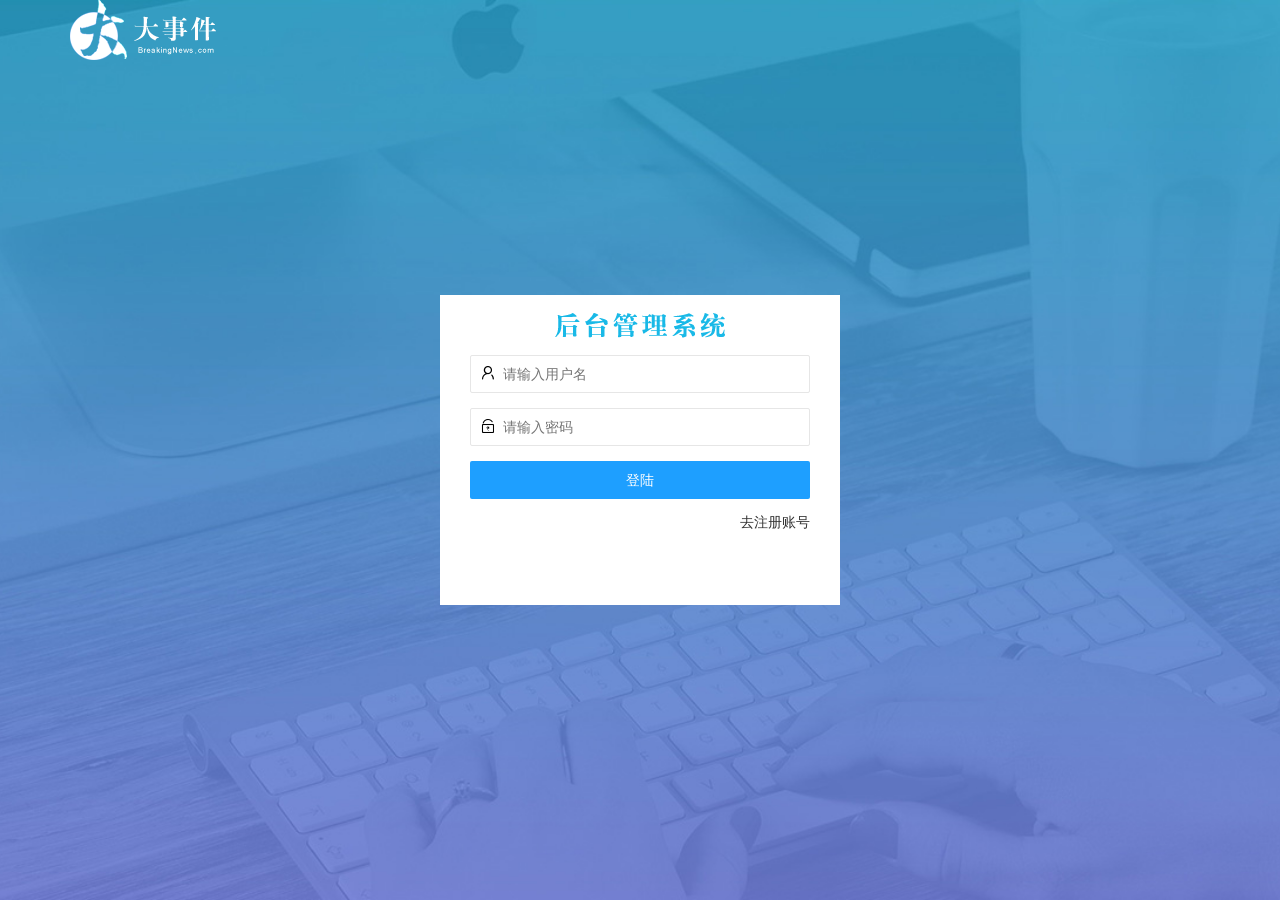
<file: login.html>
<!DOCTYPE html>
<html lang="en">

<head>
    <meta charset="UTF-8">
    <meta http-equiv="X-UA-Compatible" content="IE=edge">
    <meta name="viewport" content="width=device-width, initial-scale=1.0">
    <title>大事件-登陆/注册</title>
    <!-- 2. 导入layui样式 -->
    <link rel="stylesheet" href="assets/lib/layui/css/layui.css">
    <link rel="stylesheet" href="assets/css/login.css">
</head>

<body>
    <!-- 1. logo -->
    <!-- 3. 给包裹logo的div盒子添加layui-main类，是其作为版心 -->
    <div class="layui-main">
        <img src="assets/images/logo.png" alt="">
    </div>
    <!-- 4. 登陆注册 -->
    <div class="loginAndRegBox">
        <!-- 5. 登陆注册区域的标题 -->
        <div class="title-box"></div>
        <!-- 6. 登陆的div -->
        <div class="login-box">
            <!-- 18. 登陆的表单 -->
            <!-- 23. 在css中美化表单 -->
            <form class="layui-form" id="form_login">
                <!-- 用户名 -->
                <div class="layui-form-item">
                    <!-- 19. 删除输入框 -->
                    <!-- <label class="layui-form-label">输入框</label> -->
                    <!-- 20. 把input表单外围的div删除 -->
                    <!-- <div class="layui-input-block"> -->
                    <!-- 25. 更改name属性名和placeholder -->
                    <!-- 30. 添加表单左侧的小图标 -->
                    <!-- 31. 更改小图标类名，把layui-icon-face-smile更改为layui-icon-username -->
                    <!-- 32. 定位,让小图标处于input的正确位置(子绝父相) -->
                    <i class="layui-icon layui-icon-username"></i>
                    <input type="text" name="username" required lay-verify="required" placeholder="请输入用户名" autocomplete="off" class="layui-input">
                    <!-- </div> -->
                </div>

                <!-- 密码（复制用户名的代码） -->
                <div class="layui-form-item">
                    <!-- 19. 删除输入框 -->
                    <!-- <label class="layui-form-label">输入框</label> -->
                    <!-- 20. 把input表单外围的div删除 -->
                    <!-- <div class="layui-input-block"> -->
                    <!-- 26. 更改type属性，name属性名和placeholder -->
                    <!-- 30. 添加表单左侧的小图标 -->
                    <!-- 31. 更改小图标类名，把layui-icon-face-smile更改为layui-icon-password -->
                    <!-- 32. 定位,让小图标处于input的正确位置(子绝父相) -->
                    <i class="layui-icon layui-icon-password"></i>
                    <!-- 41. 增加自定义检验规则pwd -->
                    <input type="password" name="password" required lay-verify="required|pwd" placeholder="请输入密码" autocomplete="off" class="layui-input">
                    <!-- </div> -->
                </div>

                <!-- 登陆按钮 -->
                <div class="layui-form-item">
                    <!-- 21. 这里需要提交按钮，所以应该用提交按钮，同时把通栏按钮的类添加给提交按钮 -->
                    <!-- <button type="button" class="layui-btn layui-btn-fluid">流体按钮（最大化适应）</button> -->
                    <!-- 注意：表单提交按钮和普通按钮的区别，就是lay-submit属性（不是类） -->
                    <!-- 27. 修改按钮的名字和样式（添加类layui-btn-normal） -->
                    <button class="layui-btn layui-btn-fluid layui-btn-normal" lay-submit>登陆</button>
                </div>

                <!-- 22. 把a链接也放在form表单中，同时用<div class="layui-form-item"></div>包裹 -->
                <!-- 28. 添加类型links，是其右对齐 -->
                <div class="layui-form-item links">
                    <a href="javascript:;" id="link_reg">去注册账号</a>
                </div>
            </form>
            <!-- 8. 添加id -->
            <!-- <a href="javascript:;" id="link_reg">去注册账号</a> -->
        </div>
        <!-- 7. 注册的div -->
        <div class="reg-box">
            <!-- 35. 注册的表单 -->
            <form class="layui-form" id="form_reg">
                <!-- 用户名 -->
                <div class="layui-form-item">
                    <!-- 19. 删除输入框 -->
                    <!-- <label class="layui-form-label">输入框</label> -->
                    <!-- 20. 把input表单外围的div删除 -->
                    <!-- <div class="layui-input-block"> -->
                    <!-- 25. 更改name属性名和placeholder -->
                    <!-- 30. 添加表单左侧的小图标 -->
                    <!-- 31. 更改小图标类名，把layui-icon-face-smile更改为layui-icon-username -->
                    <!-- 32. 定位,让小图标处于input的正确位置(子绝父相) -->
                    <i class="layui-icon layui-icon-username"></i>
                    <input type="text" name="username" required lay-verify="required" placeholder="请输入用户名" autocomplete="off" class="layui-input">
                    <!-- </div> -->
                </div>

                <!-- 密码（复制用户名的代码） -->
                <div class="layui-form-item">
                    <!-- 19. 删除输入框 -->
                    <!-- <label class="layui-form-label">输入框</label> -->
                    <!-- 20. 把input表单外围的div删除 -->
                    <!-- <div class="layui-input-block"> -->
                    <!-- 26. 更改type属性，name属性名和placeholder -->
                    <!-- 30. 添加表单左侧的小图标 -->
                    <!-- 31. 更改小图标类名，把layui-icon-face-smile更改为layui-icon-password -->
                    <!-- 32. 定位,让小图标处于input的正确位置(子绝父相) -->
                    <i class="layui-icon layui-icon-password"></i>
                    <!-- 41. 增加自定义检验规则pwd -->
                    <input type="password" name="password" required lay-verify="required|pwd" placeholder="请输入密码" autocomplete="off" class="layui-input">
                    <!-- </div> -->
                </div>

                <!-- 36. 密码确认 -->
                <div class="layui-form-item">
                    <!-- 19. 删除输入框 -->
                    <!-- <label class="layui-form-label">输入框</label> -->
                    <!-- 20. 把input表单外围的div删除 -->
                    <!-- <div class="layui-input-block"> -->
                    <!-- 26. 更改type属性，name属性名和placeholder -->
                    <!-- 30. 添加表单左侧的小图标 -->
                    <!-- 31. 更改小图标类名，把layui-icon-face-smile更改为layui-icon-password -->
                    <!-- 32. 定位,让小图标处于input的正确位置(子绝父相) -->
                    <i class="layui-icon layui-icon-password"></i>
                    <!-- 37. 更改那么属性名（password->repassword），更改placeholder -->
                    <!-- 41. 增加自定义检验规则pwd -->
                    <!-- 44. 增加自定义检验规则repwd -->
                    <input type="password" name="repassword" required lay-verify="required|pwd|repwd" placeholder="再次确认密码" autocomplete="off" class="layui-input">
                    <!-- </div> -->
                </div>

                <!-- 注册按钮 -->
                <div class="layui-form-item">
                    <!-- 21. 这里需要提交按钮，所以应该用提交按钮，同时把通栏按钮的类添加给提交按钮 -->
                    <!-- <button type="button" class="layui-btn layui-btn-fluid">流体按钮（最大化适应）</button> -->
                    <!-- 注意：表单提交按钮和普通按钮的区别，就是lay-submit属性（不是类） -->
                    <!-- 27. 修改按钮的名字和样式（添加类layui-btn-normal） -->
                    <button class="layui-btn layui-btn-fluid layui-btn-normal" lay-submit>注册</button>
                </div>

                <!-- 22. 把a链接也放在form表单中，同时用<div class="layui-form-item"></div>包裹 -->
                <!-- 28. 添加类型links，是其右对齐 -->
                <div class="layui-form-item links">
                    <a href="javascript:;" id="link_login">去登陆</a>
                </div>
            </form>
            <!-- 9. 添加id -->
            <!-- <a href="javascript:;" id="link_login">去登陆</a> -->
        </div>
    </div>
    <!-- 38. 导入layui的js文件（因为表单验证(添加lay-verify属性)需要js文件） -->
    <script src="assets/lib/layui/layui.all.js"></script>
    <!-- 10. 导入jQuery -->
    <script src="assets/lib/jquery.js"></script>
    <!-- 53. 导入自己封装的baseAPI.js（只能在jQuery之后，login.js之前，因为需要使用$，我们自己的js文件需要使用baseAPI.js） -->
    <script src="assets/js/baseAPI.js"></script>
    <!-- 11. 导入自己的js -->
    <script src="assets/js/login.js"></script>
</body>

</html>
</file>
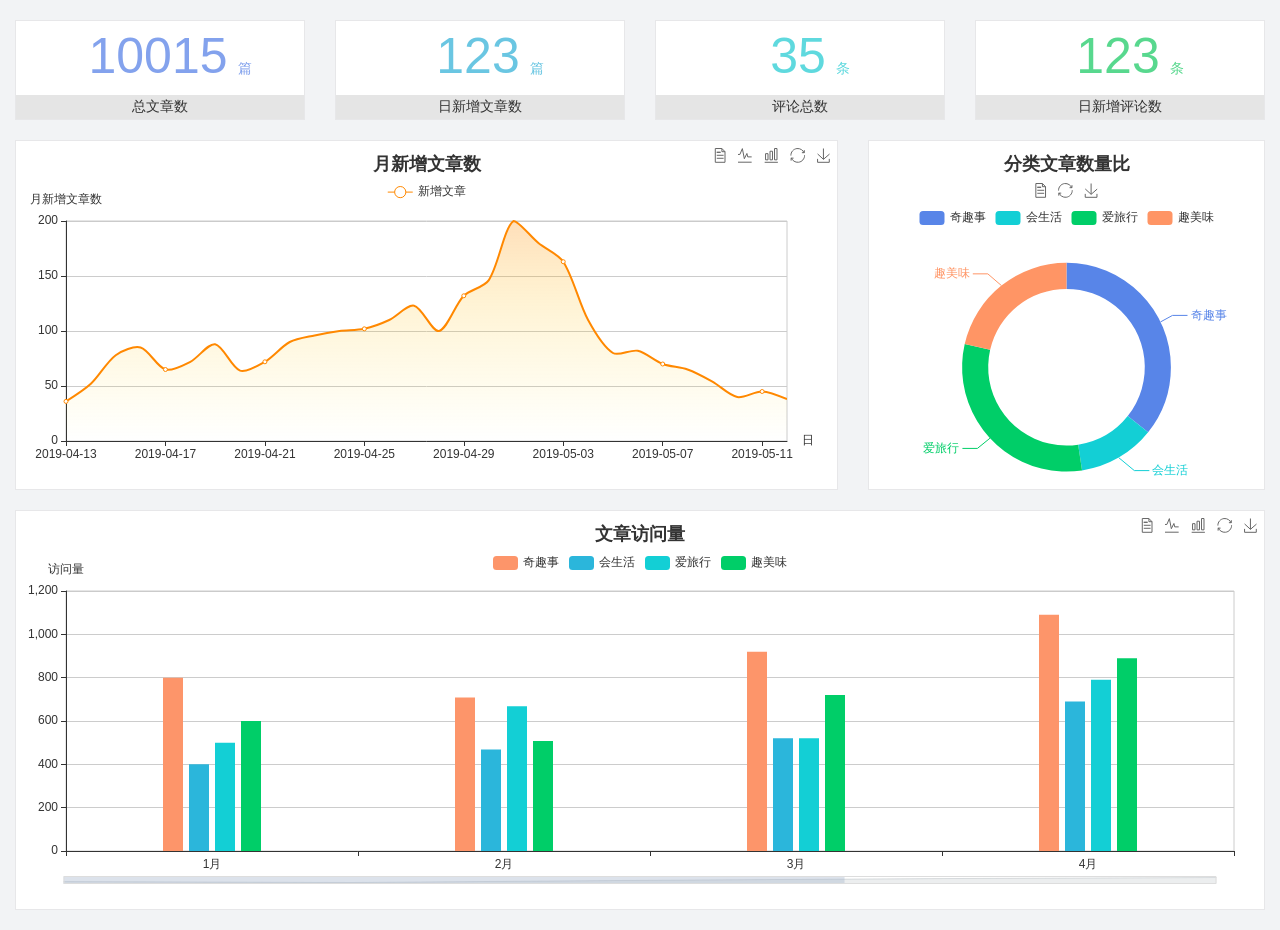
<file: home/dashboard.html>
<!DOCTYPE html>
<html lang="en">

<head>
  <meta charset="UTF-8">
  <meta name="viewport" content="width=device-width, initial-scale=1.0">
  <meta http-equiv="X-UA-Compatible" content="ie=edge">
  <title>图表统计</title>
  <link rel="stylesheet" href="../assets/lib/bootstrap.css" />
  <link rel="stylesheet" href="../assets/lib/main.css" />
  <script src="../assets/lib/jquery.js"></script>
  <script type="text/javascript" src="../assets/lib/echarts.min.js"></script>
</head>

<body>
  <div class="container-fluid">
    <div class="row spannel_list">
      <div class="col-sm-3 col-xs-6">
        <div class="spannel">
          <em>10015</em><span>篇</span>
          <b>总文章数</b>
        </div>
      </div>
      <div class="col-sm-3 col-xs-6">
        <div class="spannel scolor01">
          <em>123</em><span>篇</span>
          <b>日新增文章数</b>
        </div>
      </div>
      <div class="col-sm-3 col-xs-6">
        <div class="spannel scolor02">
          <em>35</em><span>条</span>
          <b>评论总数</b>
        </div>
      </div>
      <div class="col-sm-3 col-xs-6">
        <div class="spannel scolor03">
          <em>123</em><span>条</span>
          <b>日新增评论数</b>
        </div>
      </div>
    </div>
  </div>

  <div class="container-fluid">
    <div class="row curve-pie">
      <div class="col-lg-8 col-md-8">
        <div class="gragh_pannel" id="curve_show"></div>
      </div>
      <div class="col-lg-4 col-md-4">
        <div class="gragh_pannel" id="pie_show"></div>
      </div>
    </div>
  </div>

  <div class="container-fluid">
    <div class="column_pannel" id="column_show"></div>
  </div>

  <script>
    var oChart = echarts.init(document.getElementById('curve_show'));
    var aList_all = [
      { 'count': 36, 'date': '2019-04-13' },
      { 'count': 52, 'date': '2019-04-14' },
      { 'count': 78, 'date': '2019-04-15' },
      { 'count': 85, 'date': '2019-04-16' },
      { 'count': 65, 'date': '2019-04-17' },
      { 'count': 72, 'date': '2019-04-18' },
      { 'count': 88, 'date': '2019-04-19' },
      { 'count': 64, 'date': '2019-04-20' },
      { 'count': 72, 'date': '2019-04-21' },
      { 'count': 90, 'date': '2019-04-22' },
      { 'count': 96, 'date': '2019-04-23' },
      { 'count': 100, 'date': '2019-04-24' },
      { 'count': 102, 'date': '2019-04-25' },
      { 'count': 110, 'date': '2019-04-26' },
      { 'count': 123, 'date': '2019-04-27' },
      { 'count': 100, 'date': '2019-04-28' },
      { 'count': 132, 'date': '2019-04-29' },
      { 'count': 146, 'date': '2019-04-30' },
      { 'count': 200, 'date': '2019-05-01' },
      { 'count': 180, 'date': '2019-05-02' },
      { 'count': 163, 'date': '2019-05-03' },
      { 'count': 110, 'date': '2019-05-04' },
      { 'count': 80, 'date': '2019-05-05' },
      { 'count': 82, 'date': '2019-05-06' },
      { 'count': 70, 'date': '2019-05-07' },
      { 'count': 65, 'date': '2019-05-08' },
      { 'count': 54, 'date': '2019-05-09' },
      { 'count': 40, 'date': '2019-05-10' },
      { 'count': 45, 'date': '2019-05-11' },
      { 'count': 38, 'date': '2019-05-12' },
    ];

    let aCount = [];
    let aDate = [];

    for (var i = 0; i < aList_all.length; i++) {
      aCount.push(aList_all[i].count);
      aDate.push(aList_all[i].date);
    }

    var chartopt = {
      title: {
        text: '月新增文章数',
        left: 'center',
        top: '10'
      },
      tooltip: {
        trigger: 'axis'
      },
      legend: {
        data: ['新增文章'],
        top: '40'
      },
      toolbox: {
        show: true,
        feature: {
          mark: { show: true },
          dataView: { show: true, readOnly: false },
          magicType: { show: true, type: ['line', 'bar'] },
          restore: { show: true },
          saveAsImage: { show: true }
        }
      },
      calculable: true,
      xAxis: [
        {
          name: '日',
          type: 'category',
          boundaryGap: false,
          data: aDate
        }
      ],
      yAxis: [
        {
          name: '月新增文章数',
          type: 'value'
        }
      ],
      series: [
        {
          name: '新增文章',
          type: 'line',
          smooth: true,
          itemStyle: { normal: { areaStyle: { type: 'default' }, color: '#f80' }, lineStyle: { color: '#f80' } },
          data: aCount
        }],
      areaStyle: {
        normal: {
          color: new echarts.graphic.LinearGradient(0, 0, 0, 1, [{
            offset: 0,
            color: 'rgba(255,136,0,0.39)'
          }, {
            offset: .34,
            color: 'rgba(255,180,0,0.25)'
          }, {
            offset: 1,
            color: 'rgba(255,222,0,0.00)'
          }])

        }
      },
      grid: {
        show: true,
        x: 50,
        x2: 50,
        y: 80,
        height: 220
      }
    };

    oChart.setOption(chartopt);


    var oPie = echarts.init(document.getElementById('pie_show'));
    var oPieopt =
    {
      title: {
        top: 10,
        text: '分类文章数量比',
        x: 'center'
      },
      tooltip: {
        trigger: 'item',
        formatter: "{a} <br/>{b} : {c} ({d}%)"
      },
      color: ['#5885e8', '#13cfd5', '#00ce68', '#ff9565'],
      legend: {
        x: 'center',
        top: 65,
        data: ['奇趣事', '会生活', '爱旅行', '趣美味']
      },
      toolbox: {
        show: true,
        x: 'center',
        top: 35,
        feature: {
          mark: { show: true },
          dataView: { show: true, readOnly: false },
          magicType: {
            show: true,
            type: ['pie', 'funnel'],
            option: {
              funnel: {
                x: '25%',
                width: '50%',
                funnelAlign: 'left',
                max: 1548
              }
            }
          },
          restore: { show: true },
          saveAsImage: { show: true }
        }
      },
      calculable: true,
      series: [
        {
          name: '访问来源',
          type: 'pie',
          radius: ['45%', '60%'],
          center: ['50%', '65%'],
          data: [
            { value: 300, name: '奇趣事' },
            { value: 100, name: '会生活' },
            { value: 260, name: '爱旅行' },
            { value: 180, name: '趣美味' }
          ]
        }
      ]
    };
    oPie.setOption(oPieopt);



    var oColumn = this.echarts.init(document.getElementById('column_show'));
    var oColumnopt =
    {
      title: {
        text: '文章访问量',
        left: 'center',
        top: '10'
      },
      tooltip: {
        trigger: 'axis'
      },
      legend: {
        data: ['奇趣事', '会生活', '爱旅行', '趣美味'],
        top: '40'
      },
      toolbox: {
        show: true,
        feature: {
          mark: { show: true },
          dataView: { show: true, readOnly: false },
          magicType: { show: true, type: ['line', 'bar'] },
          restore: { show: true },
          saveAsImage: { show: true }
        }
      },
      calculable: true,
      xAxis: [
        {
          type: 'category',
          data: ['1月', '2月', '3月', '4月', '5月']
        }
      ],
      yAxis: [
        {
          name: '访问量',
          type: 'value'
        }
      ],
      series: [
        {
          name: '奇趣事',
          type: 'bar',
          barWidth: 20,
          itemStyle: {
            normal: { areaStyle: { type: 'default' }, color: '#fd956a' }
          },
          data: [800, 708, 920, 1090, 1200]
        },
        {
          name: '会生活',
          type: 'bar',
          barWidth: 20,
          itemStyle: {
            normal: { areaStyle: { type: 'default' }, color: '#2bb6db' }
          },
          data: [400, 468, 520, 690, 800]
        },
        {
          name: '爱旅行',
          type: 'bar',
          barWidth: 20,
          itemStyle: {
            normal: { areaStyle: { type: 'default' }, color: '#13cfd5' }
          },
          data: [500, 668, 520, 790, 900]
        },
        {
          name: '趣美味',
          type: 'bar',
          barWidth: 20,
          itemStyle: {
            normal: { areaStyle: { type: 'default' }, color: '#00ce68' }
          },
          data: [600, 508, 720, 890, 1000]
        }
      ],
      grid: {
        show: true,
        x: 50,
        x2: 30,
        y: 80,
        height: 260
      },
      dataZoom: [//给x轴设置滚动条
        {
          start: 0,//默认为0
          end: 100 - 1000 / 31,//默认为100
          type: 'slider',
          show: true,
          xAxisIndex: [0],
          handleSize: 0,//滑动条的 左右2个滑动条的大小
          height: 8,//组件高度
          left: 45, //左边的距离
          right: 50,//右边的距离
          bottom: 26,//右边的距离
          handleColor: '#ddd',//h滑动图标的颜色
          handleStyle: {
            borderColor: "#cacaca",
            borderWidth: "1",
            shadowBlur: 2,
            background: "#ddd",
            shadowColor: "#ddd",
          }
        }]
    };
    oColumn.setOption(oColumnopt);
  </script>
</body>

</html>
</file>
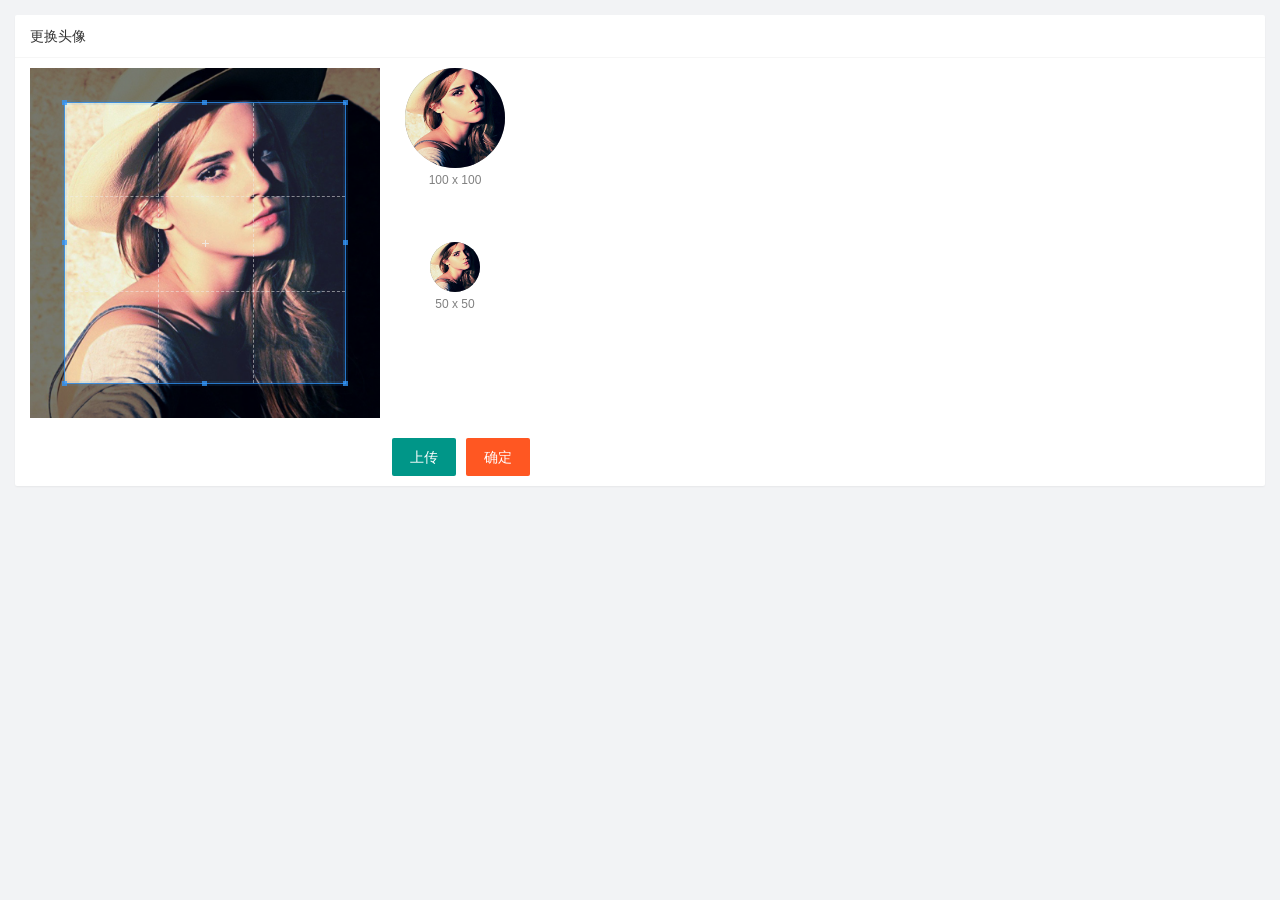
<file: user/user_avatar.html>
<!DOCTYPE html>
<html lang="en">

<head>
    <meta charset="UTF-8">
    <meta http-equiv="X-UA-Compatible" content="IE=edge">
    <meta name="viewport" content="width=device-width, initial-scale=1.0">
    <title>Document</title>
    <!-- 导入layui的css -->
    <link rel="stylesheet" href="../assets/lib/layui/css/layui.css">
    <!-- 导入裁剪图片的样式表cropper.css -->
    <link rel="stylesheet" href="../assets/lib/cropper/cropper.css">
    <!-- 导入自己的css -->
    <link rel="stylesheet" href="../assets/css/user/user_avatar.css">
</head>

<body>

    <!-- 更换头像卡片区域 -->
    <div class="layui-card">
        <div class="layui-card-header">更换头像</div>
        <div class="layui-card-body">



            <!-- 第一行的图片裁剪和预览区域 -->
            <div class="row1">



                <!-- 图片裁剪区域 -->
                <div class="cropper-box">
                    <!-- 这个 img 标签很重要，将来会把它初始化为裁剪区域 -->
                    <img id="image" src="../assets/images/sample.jpg" />
                </div>



                <!-- 图片的预览区域 -->
                <div class="preview-box">



                    <div>
                        <!-- 宽高为 100px 的预览区域 -->
                        <div class="img-preview w100"></div>
                        <p class="size">100 x 100</p>
                    </div>



                    <div>
                        <!-- 宽高为 50px 的预览区域 -->
                        <div class="img-preview w50"></div>
                        <p class="size">50 x 50</p>
                    </div>



                </div>



            </div>



            <!-- 第二行的按钮区域 -->
            <div class="row2">
                <!-- 添加文件选择框（不可见），当点击上传按钮时，调用文件选择框的按钮 -->
                <!-- 通过accept属性，可以指定用户选择什么类型的文件 -->
                <input type="file" id="file" accept="image/png,image/jpeg">



                <button type="button" class="layui-btn" id="btnChooseImage">上传</button>
                <button type="button" class="layui-btn layui-btn-danger" id="btnUpload">确定</button>
            </div>
        </div>
    </div>


    <!-- 导入使用cropper的js（3个，必须按顺序） -->
    <script src="../assets/lib/jquery.js"></script>
    <script src="../assets/lib/cropper/Cropper.js"></script>
    <script src="../assets/lib/cropper/jquery-cropper.js"></script>
    <!-- 导入layui -->
    <script src="../assets/lib/layui/layui.all.js"></script>
    <!-- 导入baseAPI.js -->
    <script src="../assets/js/baseAPI.js"></script>
    <!-- 导入自己的js -->
    <script src="../assets/js/user/user_avatar.js"></script>
</body>

</html>
</file>
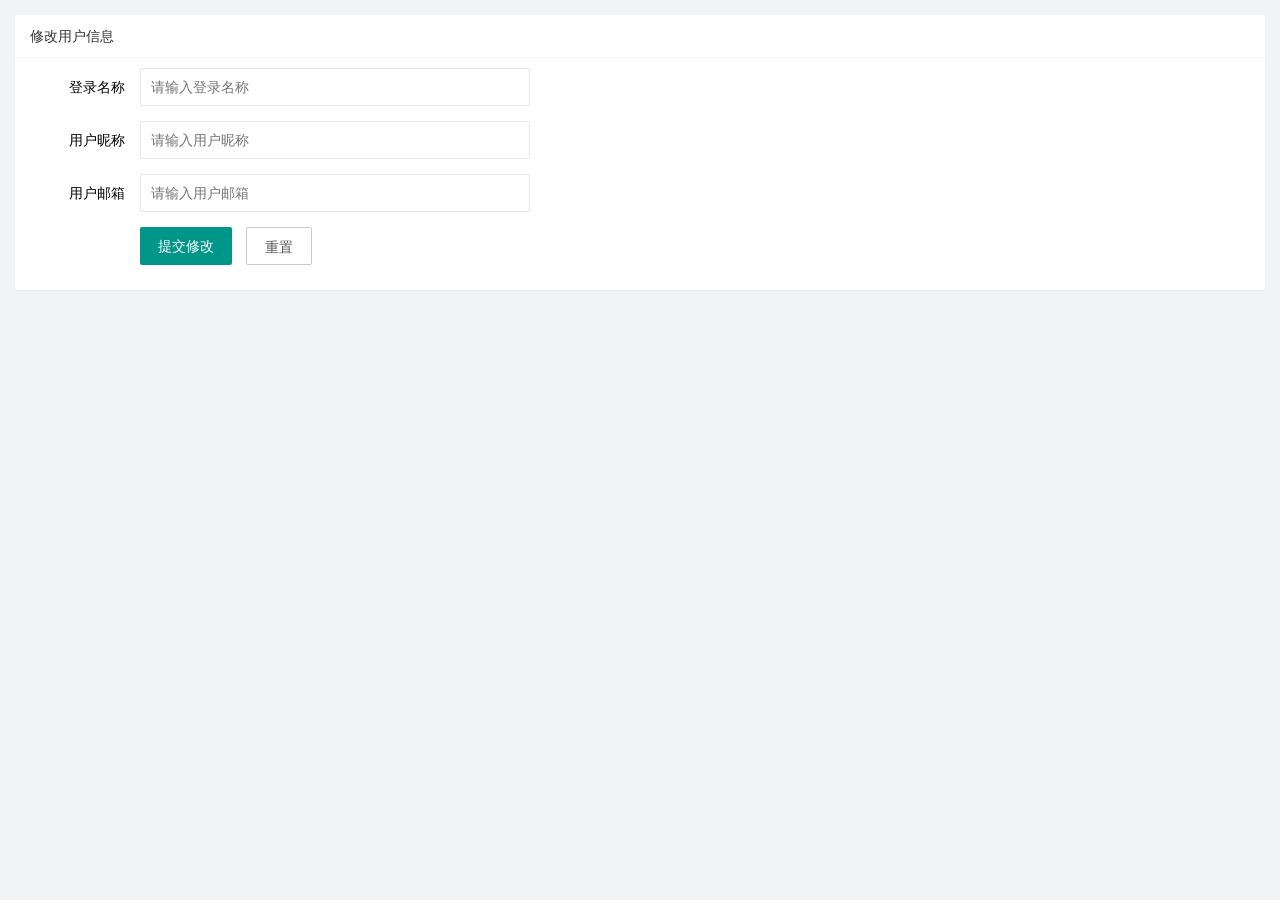
<file: user/user_info.html>
<!DOCTYPE html>
<html lang="en">

<head>
    <meta charset="UTF-8">
    <meta http-equiv="X-UA-Compatible" content="IE=edge">
    <meta name="viewport" content="width=device-width, initial-scale=1.0">
    <title>Document</title>
    <!-- 导入layui的css -->
    <link rel="stylesheet" href="../assets/lib/layui/css/layui.css">
    <!-- 导入自己的样式 -->
    <link rel="stylesheet" href="../assets/css/user/user_info.css">
</head>

<body>
    <!-- 卡片区域 -->
    <div class="layui-card">
        <div class="layui-card-header">修改用户信息</div>
        <div class="layui-card-body">
            <!-- form表单区域 -->
            <form class="layui-form" lay-filter="formUserInfo">

                <!-- 这是隐藏域（不可见）为id赋值 -->
                <input type="hidden" name="id" value="">

                <!-- 登录名称 -->
                <div class="layui-form-item">
                    <label class="layui-form-label">登录名称</label>
                    <div class="layui-input-block">
                        <!-- input添加readonly：只读，不允许修改 -->
                        <input type="text" name="username" required lay-verify="required" placeholder="请输入登录名称" autocomplete="off" class="layui-input" readonly>
                    </div>
                </div>

                <!-- 用户昵称 -->
                <div class="layui-form-item">
                    <label class="layui-form-label">用户昵称</label>
                    <div class="layui-input-block">
                        <input type="text" name="nickname" required lay-verify="required|nickname" placeholder="请输入用户昵称" autocomplete="off" class="layui-input">
                    </div>
                </div>

                <!-- 用户邮箱 -->
                <div class="layui-form-item">
                    <label class="layui-form-label">用户邮箱</label>
                    <div class="layui-input-block">
                        <input type="text" name="email" required lay-verify="required|email" placeholder="请输入用户邮箱" autocomplete="off" class="layui-input">
                    </div>
                </div>

                <!-- 提交重置按钮 -->
                <div class="layui-form-item">
                    <div class="layui-input-block">
                        <button class="layui-btn" lay-submit lay-filter="formDemo">提交修改</button>
                        <button type="reset" class="layui-btn layui-btn-primary" id="btnReset">重置</button>
                    </div>
                </div>
            </form>
        </div>
    </div>

    <!-- 导入layui的js文件 -->
    <script src="../assets/lib/layui/layui.all.js"></script>
    <!-- 导入jQuery -->
    <script src="../assets/lib/jquery.js"></script>
    <!-- 导入baseAPI.js -->
    <script src="../assets/js/baseAPI.js"></script>
    <!-- 导入自己的js -->
    <script src="../assets/js/user/user_info.js"></script>
</body>

</html>
</file>
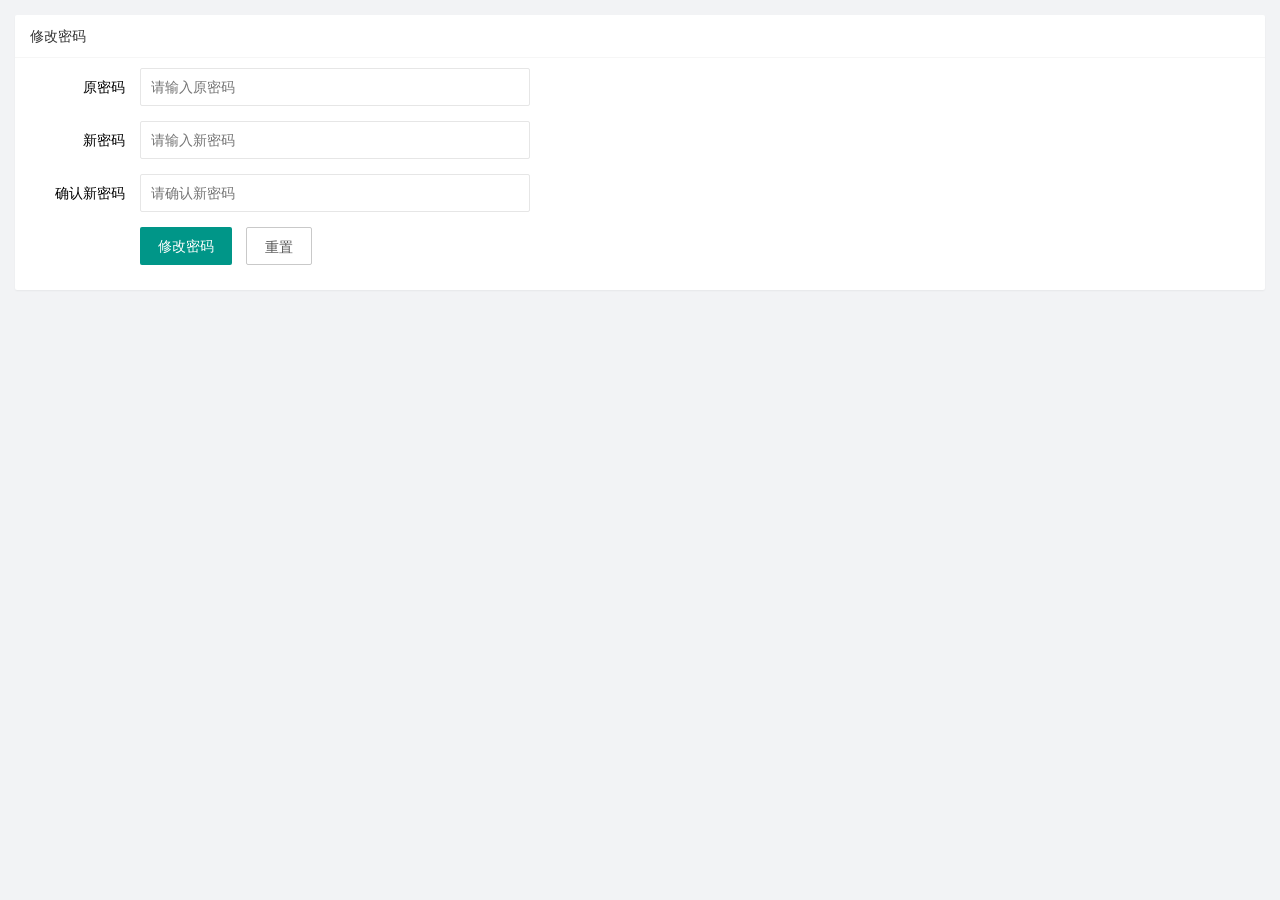
<file: user/user_pwd.html>
<!DOCTYPE html>
<html lang="en">

<head>
    <meta charset="UTF-8">
    <meta http-equiv="X-UA-Compatible" content="IE=edge">
    <meta name="viewport" content="width=device-width, initial-scale=1.0">
    <title>Document</title>
    <!-- 导入layui css -->
    <link rel="stylesheet" href="../assets/lib/layui/css/layui.css">
    <!-- 导入自己的css -->
    <link rel="stylesheet" href="../assets/css/user/user_pwd.css">
</head>

<body>
    <!-- 重置密码卡片 -->
    <div class="layui-card">
        <div class="layui-card-header">修改密码</div>
        <div class="layui-card-body">
            <form class="layui-form">

                <!-- 原密码 -->
                <div class="layui-form-item">
                    <label class="layui-form-label">原密码</label>
                    <div class="layui-input-block">
                        <input type="password" name="oldPwd" required lay-verify="required|pwd" placeholder="请输入原密码" autocomplete="off" class="layui-input">
                    </div>
                </div>

                <!-- 新密码 -->
                <div class="layui-form-item">
                    <label class="layui-form-label">新密码</label>
                    <div class="layui-input-block">
                        <input type="password" name="newPwd" required lay-verify="required|pwd|samePwd" placeholder="请输入新密码" autocomplete="off" class="layui-input">
                    </div>
                </div>

                <!-- 确认新密码 -->
                <div class="layui-form-item">
                    <label class="layui-form-label">确认新密码</label>
                    <div class="layui-input-block">
                        <input type="password" name="rePwd" required lay-verify="required|pwd|rePwd" placeholder="请确认新密码" autocomplete="off" class="layui-input">
                    </div>
                </div>

                <!--  -->
                <div class="layui-form-item">
                    <div class="layui-input-block">
                        <button class="layui-btn" lay-submit lay-filter="formDemo">修改密码</button>
                        <button type="reset" class="layui-btn layui-btn-primary">重置</button>
                    </div>
                </div>
            </form>
        </div>
    </div>



    <!-- 导入layui的js -->
    <script src="../assets/lib/layui/layui.all.js"></script>
    <!-- 导入jQuery -->
    <script src="../assets/lib/jquery.js"></script>
    <!-- 导入baseAPI.js -->
    <script src="../assets/js/baseAPI.js"></script>
    <!-- 导入自己的js -->
    <script src="../assets/js/user/user_pwd.js"></script>
</body>

</html>
</file>
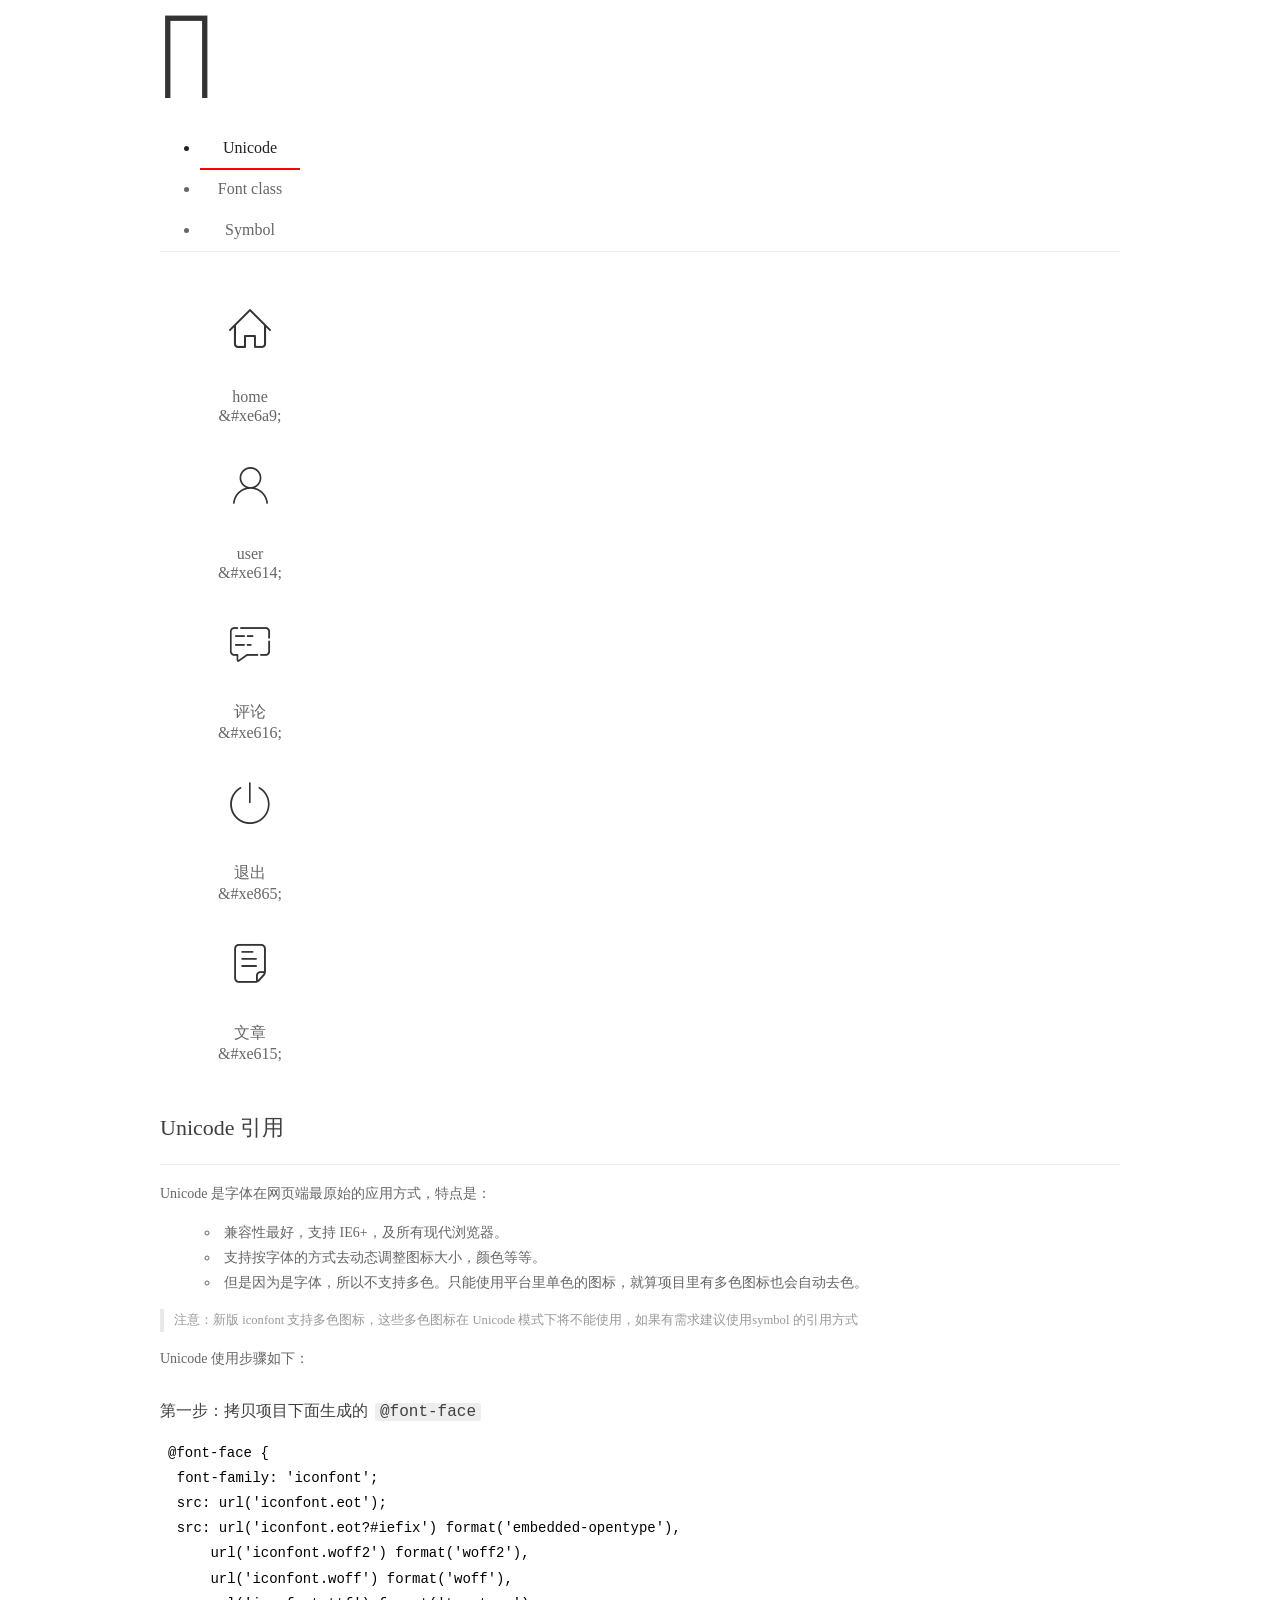
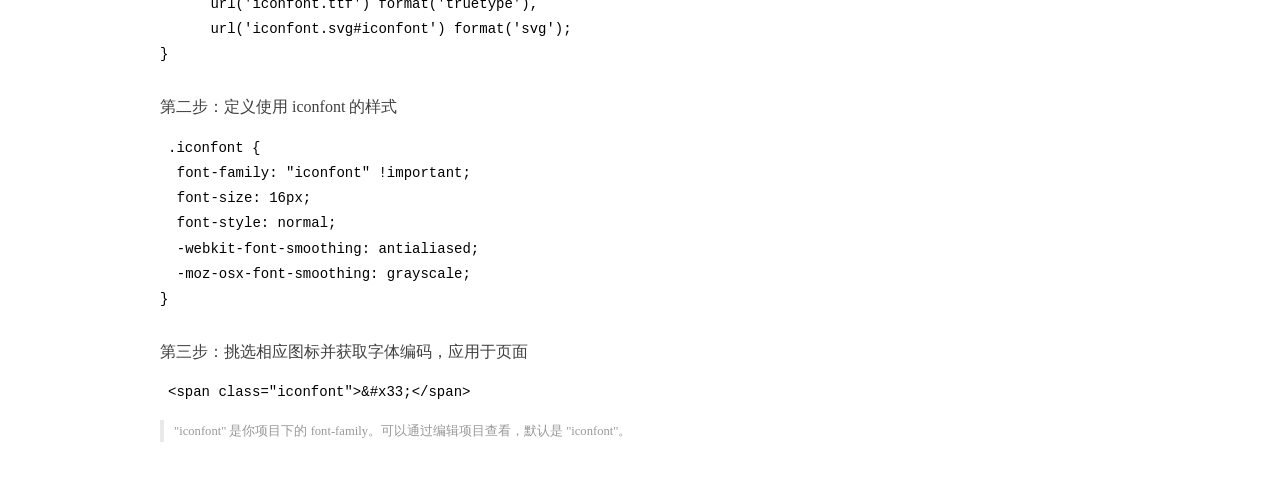
<file: assets/fonts/demo_index.html>
<!DOCTYPE html>
<html>
<head>
  <meta charset="utf-8"/>
  <title>IconFont Demo</title>
  <link rel="shortcut icon" href="https://gtms04.alicdn.com/tps/i4/TB1_oz6GVXXXXaFXpXXJDFnIXXX-64-64.ico" type="image/x-icon"/>
  <link rel="stylesheet" href="https://g.alicdn.com/thx/cube/1.3.2/cube.min.css">
  <link rel="stylesheet" href="demo.css">
  <link rel="stylesheet" href="iconfont.css">
  <script src="iconfont.js"></script>
  <!-- jQuery -->
  <script src="https://a1.alicdn.com/oss/uploads/2018/12/26/7bfddb60-08e8-11e9-9b04-53e73bb6408b.js"></script>
  <!-- 代码高亮 -->
  <script src="https://a1.alicdn.com/oss/uploads/2018/12/26/a3f714d0-08e6-11e9-8a15-ebf944d7534c.js"></script>
</head>
<body>
  <div class="main">
    <h1 class="logo"><a href="https://www.iconfont.cn/" title="iconfont 首页" target="_blank">&#xe86b;</a></h1>
    <div class="nav-tabs">
      <ul id="tabs" class="dib-box">
        <li class="dib active"><span>Unicode</span></li>
        <li class="dib"><span>Font class</span></li>
        <li class="dib"><span>Symbol</span></li>
      </ul>
      
    </div>
    <div class="tab-container">
      <div class="content unicode" style="display: block;">
          <ul class="icon_lists dib-box">
          
            <li class="dib">
              <span class="icon iconfont">&#xe6a9;</span>
                <div class="name">home</div>
                <div class="code-name">&amp;#xe6a9;</div>
              </li>
          
            <li class="dib">
              <span class="icon iconfont">&#xe614;</span>
                <div class="name">user</div>
                <div class="code-name">&amp;#xe614;</div>
              </li>
          
            <li class="dib">
              <span class="icon iconfont">&#xe616;</span>
                <div class="name">评论</div>
                <div class="code-name">&amp;#xe616;</div>
              </li>
          
            <li class="dib">
              <span class="icon iconfont">&#xe865;</span>
                <div class="name">退出</div>
                <div class="code-name">&amp;#xe865;</div>
              </li>
          
            <li class="dib">
              <span class="icon iconfont">&#xe615;</span>
                <div class="name">文章</div>
                <div class="code-name">&amp;#xe615;</div>
              </li>
          
          </ul>
          <div class="article markdown">
          <h2 id="unicode-">Unicode 引用</h2>
          <hr>

          <p>Unicode 是字体在网页端最原始的应用方式，特点是：</p>
          <ul>
            <li>兼容性最好，支持 IE6+，及所有现代浏览器。</li>
            <li>支持按字体的方式去动态调整图标大小，颜色等等。</li>
            <li>但是因为是字体，所以不支持多色。只能使用平台里单色的图标，就算项目里有多色图标也会自动去色。</li>
          </ul>
          <blockquote>
            <p>注意：新版 iconfont 支持多色图标，这些多色图标在 Unicode 模式下将不能使用，如果有需求建议使用symbol 的引用方式</p>
          </blockquote>
          <p>Unicode 使用步骤如下：</p>
          <h3 id="-font-face">第一步：拷贝项目下面生成的 <code>@font-face</code></h3>
<pre><code class="language-css"
>@font-face {
  font-family: 'iconfont';
  src: url('iconfont.eot');
  src: url('iconfont.eot?#iefix') format('embedded-opentype'),
      url('iconfont.woff2') format('woff2'),
      url('iconfont.woff') format('woff'),
      url('iconfont.ttf') format('truetype'),
      url('iconfont.svg#iconfont') format('svg');
}
</code></pre>
          <h3 id="-iconfont-">第二步：定义使用 iconfont 的样式</h3>
<pre><code class="language-css"
>.iconfont {
  font-family: "iconfont" !important;
  font-size: 16px;
  font-style: normal;
  -webkit-font-smoothing: antialiased;
  -moz-osx-font-smoothing: grayscale;
}
</code></pre>
          <h3 id="-">第三步：挑选相应图标并获取字体编码，应用于页面</h3>
<pre>
<code class="language-html"
>&lt;span class="iconfont"&gt;&amp;#x33;&lt;/span&gt;
</code></pre>
          <blockquote>
            <p>"iconfont" 是你项目下的 font-family。可以通过编辑项目查看，默认是 "iconfont"。</p>
          </blockquote>
          </div>
      </div>
      <div class="content font-class">
        <ul class="icon_lists dib-box">
          
          <li class="dib">
            <span class="icon iconfont icon-home"></span>
            <div class="name">
              home
            </div>
            <div class="code-name">.icon-home
            </div>
          </li>
          
          <li class="dib">
            <span class="icon iconfont icon-user"></span>
            <div class="name">
              user
            </div>
            <div class="code-name">.icon-user
            </div>
          </li>
          
          <li class="dib">
            <span class="icon iconfont icon-pinglun"></span>
            <div class="name">
              评论
            </div>
            <div class="code-name">.icon-pinglun
            </div>
          </li>
          
          <li class="dib">
            <span class="icon iconfont icon-tuichu"></span>
            <div class="name">
              退出
            </div>
            <div class="code-name">.icon-tuichu
            </div>
          </li>
          
          <li class="dib">
            <span class="icon iconfont icon-16"></span>
            <div class="name">
              文章
            </div>
            <div class="code-name">.icon-16
            </div>
          </li>
          
        </ul>
        <div class="article markdown">
        <h2 id="font-class-">font-class 引用</h2>
        <hr>

        <p>font-class 是 Unicode 使用方式的一种变种，主要是解决 Unicode 书写不直观，语意不明确的问题。</p>
        <p>与 Unicode 使用方式相比，具有如下特点：</p>
        <ul>
          <li>兼容性良好，支持 IE8+，及所有现代浏览器。</li>
          <li>相比于 Unicode 语意明确，书写更直观。可以很容易分辨这个 icon 是什么。</li>
          <li>因为使用 class 来定义图标，所以当要替换图标时，只需要修改 class 里面的 Unicode 引用。</li>
          <li>不过因为本质上还是使用的字体，所以多色图标还是不支持的。</li>
        </ul>
        <p>使用步骤如下：</p>
        <h3 id="-fontclass-">第一步：引入项目下面生成的 fontclass 代码：</h3>
<pre><code class="language-html">&lt;link rel="stylesheet" href="./iconfont.css"&gt;
</code></pre>
        <h3 id="-">第二步：挑选相应图标并获取类名，应用于页面：</h3>
<pre><code class="language-html">&lt;span class="iconfont icon-xxx"&gt;&lt;/span&gt;
</code></pre>
        <blockquote>
          <p>"
            iconfont" 是你项目下的 font-family。可以通过编辑项目查看，默认是 "iconfont"。</p>
        </blockquote>
      </div>
      </div>
      <div class="content symbol">
          <ul class="icon_lists dib-box">
          
            <li class="dib">
                <svg class="icon svg-icon" aria-hidden="true">
                  <use xlink:href="#icon-home"></use>
                </svg>
                <div class="name">home</div>
                <div class="code-name">#icon-home</div>
            </li>
          
            <li class="dib">
                <svg class="icon svg-icon" aria-hidden="true">
                  <use xlink:href="#icon-user"></use>
                </svg>
                <div class="name">user</div>
                <div class="code-name">#icon-user</div>
            </li>
          
            <li class="dib">
                <svg class="icon svg-icon" aria-hidden="true">
                  <use xlink:href="#icon-pinglun"></use>
                </svg>
                <div class="name">评论</div>
                <div class="code-name">#icon-pinglun</div>
            </li>
          
            <li class="dib">
                <svg class="icon svg-icon" aria-hidden="true">
                  <use xlink:href="#icon-tuichu"></use>
                </svg>
                <div class="name">退出</div>
                <div class="code-name">#icon-tuichu</div>
            </li>
          
            <li class="dib">
                <svg class="icon svg-icon" aria-hidden="true">
                  <use xlink:href="#icon-16"></use>
                </svg>
                <div class="name">文章</div>
                <div class="code-name">#icon-16</div>
            </li>
          
          </ul>
          <div class="article markdown">
          <h2 id="symbol-">Symbol 引用</h2>
          <hr>

          <p>这是一种全新的使用方式，应该说这才是未来的主流，也是平台目前推荐的用法。相关介绍可以参考这篇<a href="">文章</a>
            这种用法其实是做了一个 SVG 的集合，与另外两种相比具有如下特点：</p>
          <ul>
            <li>支持多色图标了，不再受单色限制。</li>
            <li>通过一些技巧，支持像字体那样，通过 <code>font-size</code>, <code>color</code> 来调整样式。</li>
            <li>兼容性较差，支持 IE9+，及现代浏览器。</li>
            <li>浏览器渲染 SVG 的性能一般，还不如 png。</li>
          </ul>
          <p>使用步骤如下：</p>
          <h3 id="-symbol-">第一步：引入项目下面生成的 symbol 代码：</h3>
<pre><code class="language-html">&lt;script src="./iconfont.js"&gt;&lt;/script&gt;
</code></pre>
          <h3 id="-css-">第二步：加入通用 CSS 代码（引入一次就行）：</h3>
<pre><code class="language-html">&lt;style&gt;
.icon {
  width: 1em;
  height: 1em;
  vertical-align: -0.15em;
  fill: currentColor;
  overflow: hidden;
}
&lt;/style&gt;
</code></pre>
          <h3 id="-">第三步：挑选相应图标并获取类名，应用于页面：</h3>
<pre><code class="language-html">&lt;svg class="icon" aria-hidden="true"&gt;
  &lt;use xlink:href="#icon-xxx"&gt;&lt;/use&gt;
&lt;/svg&gt;
</code></pre>
          </div>
      </div>

    </div>
  </div>
  <script>
  $(document).ready(function () {
      $('.tab-container .content:first').show()

      $('#tabs li').click(function (e) {
        var tabContent = $('.tab-container .content')
        var index = $(this).index()

        if ($(this).hasClass('active')) {
          return
        } else {
          $('#tabs li').removeClass('active')
          $(this).addClass('active')

          tabContent.hide().eq(index).fadeIn()
        }
      })
    })
  </script>
</body>
</html>
</file>
<file: assets/lib/layui/css/layui.css>
/** layui-v2.5.5 MIT License By https://www.layui.com */
 .layui-inline,img{display:inline-block;vertical-align:middle}h1,h2,h3,h4,h5,h6{font-weight:400}.layui-edge,.layui-header,.layui-inline,.layui-main{position:relative}.layui-body,.layui-edge,.layui-elip{overflow:hidden}.layui-btn,.layui-edge,.layui-inline,img{vertical-align:middle}.layui-btn,.layui-disabled,.layui-icon,.layui-unselect{-moz-user-select:none;-webkit-user-select:none;-ms-user-select:none}.layui-elip,.layui-form-checkbox span,.layui-form-pane .layui-form-label{text-overflow:ellipsis;white-space:nowrap}.layui-breadcrumb,.layui-tree-btnGroup{visibility:hidden}blockquote,body,button,dd,div,dl,dt,form,h1,h2,h3,h4,h5,h6,input,li,ol,p,pre,td,textarea,th,ul{margin:0;padding:0;-webkit-tap-highlight-color:rgba(0,0,0,0)}a:active,a:hover{outline:0}img{border:none}li{list-style:none}table{border-collapse:collapse;border-spacing:0}h4,h5,h6{font-size:100%}button,input,optgroup,option,select,textarea{font-family:inherit;font-size:inherit;font-style:inherit;font-weight:inherit;outline:0}pre{white-space:pre-wrap;white-space:-moz-pre-wrap;white-space:-pre-wrap;white-space:-o-pre-wrap;word-wrap:break-word}body{line-height:24px;font:14px Helvetica Neue,Helvetica,PingFang SC,Tahoma,Arial,sans-serif}hr{height:1px;margin:10px 0;border:0;clear:both}a{color:#333;text-decoration:none}a:hover{color:#777}a cite{font-style:normal;*cursor:pointer}.layui-border-box,.layui-border-box *{box-sizing:border-box}.layui-box,.layui-box *{box-sizing:content-box}.layui-clear{clear:both;*zoom:1}.layui-clear:after{content:'\20';clear:both;*zoom:1;display:block;height:0}.layui-inline{*display:inline;*zoom:1}.layui-edge{display:inline-block;width:0;height:0;border-width:6px;border-style:dashed;border-color:transparent}.layui-edge-top{top:-4px;border-bottom-color:#999;border-bottom-style:solid}.layui-edge-right{border-left-color:#999;border-left-style:solid}.layui-edge-bottom{top:2px;border-top-color:#999;border-top-style:solid}.layui-edge-left{border-right-color:#999;border-right-style:solid}.layui-disabled,.layui-disabled:hover{color:#d2d2d2!important;cursor:not-allowed!important}.layui-circle{border-radius:100%}.layui-show{display:block!important}.layui-hide{display:none!important}@font-face{font-family:layui-icon;src:url(../font/iconfont.eot?v=250);src:url(../font/iconfont.eot?v=250#iefix) format('embedded-opentype'),url(../font/iconfont.woff2?v=250) format('woff2'),url(../font/iconfont.woff?v=250) format('woff'),url(../font/iconfont.ttf?v=250) format('truetype'),url(../font/iconfont.svg?v=250#layui-icon) format('svg')}.layui-icon{font-family:layui-icon!important;font-size:16px;font-style:normal;-webkit-font-smoothing:antialiased;-moz-osx-font-smoothing:grayscale}.layui-icon-reply-fill:before{content:"\e611"}.layui-icon-set-fill:before{content:"\e614"}.layui-icon-menu-fill:before{content:"\e60f"}.layui-icon-search:before{content:"\e615"}.layui-icon-share:before{content:"\e641"}.layui-icon-set-sm:before{content:"\e620"}.layui-icon-engine:before{content:"\e628"}.layui-icon-close:before{content:"\1006"}.layui-icon-close-fill:before{content:"\1007"}.layui-icon-chart-screen:before{content:"\e629"}.layui-icon-star:before{content:"\e600"}.layui-icon-circle-dot:before{content:"\e617"}.layui-icon-chat:before{content:"\e606"}.layui-icon-release:before{content:"\e609"}.layui-icon-list:before{content:"\e60a"}.layui-icon-chart:before{content:"\e62c"}.layui-icon-ok-circle:before{content:"\1005"}.layui-icon-layim-theme:before{content:"\e61b"}.layui-icon-table:before{content:"\e62d"}.layui-icon-right:before{content:"\e602"}.layui-icon-left:before{content:"\e603"}.layui-icon-cart-simple:before{content:"\e698"}.layui-icon-face-cry:before{content:"\e69c"}.layui-icon-face-smile:before{content:"\e6af"}.layui-icon-survey:before{content:"\e6b2"}.layui-icon-tree:before{content:"\e62e"}.layui-icon-upload-circle:before{content:"\e62f"}.layui-icon-add-circle:before{content:"\e61f"}.layui-icon-download-circle:before{content:"\e601"}.layui-icon-templeate-1:before{content:"\e630"}.layui-icon-util:before{content:"\e631"}.layui-icon-face-surprised:before{content:"\e664"}.layui-icon-edit:before{content:"\e642"}.layui-icon-speaker:before{content:"\e645"}.layui-icon-down:before{content:"\e61a"}.layui-icon-file:before{content:"\e621"}.layui-icon-layouts:before{content:"\e632"}.layui-icon-rate-half:before{content:"\e6c9"}.layui-icon-add-circle-fine:before{content:"\e608"}.layui-icon-prev-circle:before{content:"\e633"}.layui-icon-read:before{content:"\e705"}.layui-icon-404:before{content:"\e61c"}.layui-icon-carousel:before{content:"\e634"}.layui-icon-help:before{content:"\e607"}.layui-icon-code-circle:before{content:"\e635"}.layui-icon-water:before{content:"\e636"}.layui-icon-username:before{content:"\e66f"}.layui-icon-find-fill:before{content:"\e670"}.layui-icon-about:before{content:"\e60b"}.layui-icon-location:before{content:"\e715"}.layui-icon-up:before{content:"\e619"}.layui-icon-pause:before{content:"\e651"}.layui-icon-date:before{content:"\e637"}.layui-icon-layim-uploadfile:before{content:"\e61d"}.layui-icon-delete:before{content:"\e640"}.layui-icon-play:before{content:"\e652"}.layui-icon-top:before{content:"\e604"}.layui-icon-friends:before{content:"\e612"}.layui-icon-refresh-3:before{content:"\e9aa"}.layui-icon-ok:before{content:"\e605"}.layui-icon-layer:before{content:"\e638"}.layui-icon-face-smile-fine:before{content:"\e60c"}.layui-icon-dollar:before{content:"\e659"}.layui-icon-group:before{content:"\e613"}.layui-icon-layim-download:before{content:"\e61e"}.layui-icon-picture-fine:before{content:"\e60d"}.layui-icon-link:before{content:"\e64c"}.layui-icon-diamond:before{content:"\e735"}.layui-icon-log:before{content:"\e60e"}.layui-icon-rate-solid:before{content:"\e67a"}.layui-icon-fonts-del:before{content:"\e64f"}.layui-icon-unlink:before{content:"\e64d"}.layui-icon-fonts-clear:before{content:"\e639"}.layui-icon-triangle-r:before{content:"\e623"}.layui-icon-circle:before{content:"\e63f"}.layui-icon-radio:before{content:"\e643"}.layui-icon-align-center:before{content:"\e647"}.layui-icon-align-right:before{content:"\e648"}.layui-icon-align-left:before{content:"\e649"}.layui-icon-loading-1:before{content:"\e63e"}.layui-icon-return:before{content:"\e65c"}.layui-icon-fonts-strong:before{content:"\e62b"}.layui-icon-upload:before{content:"\e67c"}.layui-icon-dialogue:before{content:"\e63a"}.layui-icon-video:before{content:"\e6ed"}.layui-icon-headset:before{content:"\e6fc"}.layui-icon-cellphone-fine:before{content:"\e63b"}.layui-icon-add-1:before{content:"\e654"}.layui-icon-face-smile-b:before{content:"\e650"}.layui-icon-fonts-html:before{content:"\e64b"}.layui-icon-form:before{content:"\e63c"}.layui-icon-cart:before{content:"\e657"}.layui-icon-camera-fill:before{content:"\e65d"}.layui-icon-tabs:before{content:"\e62a"}.layui-icon-fonts-code:before{content:"\e64e"}.layui-icon-fire:before{content:"\e756"}.layui-icon-set:before{content:"\e716"}.layui-icon-fonts-u:before{content:"\e646"}.layui-icon-triangle-d:before{content:"\e625"}.layui-icon-tips:before{content:"\e702"}.layui-icon-picture:before{content:"\e64a"}.layui-icon-more-vertical:before{content:"\e671"}.layui-icon-flag:before{content:"\e66c"}.layui-icon-loading:before{content:"\e63d"}.layui-icon-fonts-i:before{content:"\e644"}.layui-icon-refresh-1:before{content:"\e666"}.layui-icon-rmb:before{content:"\e65e"}.layui-icon-home:before{content:"\e68e"}.layui-icon-user:before{content:"\e770"}.layui-icon-notice:before{content:"\e667"}.layui-icon-login-weibo:before{content:"\e675"}.layui-icon-voice:before{content:"\e688"}.layui-icon-upload-drag:before{content:"\e681"}.layui-icon-login-qq:before{content:"\e676"}.layui-icon-snowflake:before{content:"\e6b1"}.layui-icon-file-b:before{content:"\e655"}.layui-icon-template:before{content:"\e663"}.layui-icon-auz:before{content:"\e672"}.layui-icon-console:before{content:"\e665"}.layui-icon-app:before{content:"\e653"}.layui-icon-prev:before{content:"\e65a"}.layui-icon-website:before{content:"\e7ae"}.layui-icon-next:before{content:"\e65b"}.layui-icon-component:before{content:"\e857"}.layui-icon-more:before{content:"\e65f"}.layui-icon-login-wechat:before{content:"\e677"}.layui-icon-shrink-right:before{content:"\e668"}.layui-icon-spread-left:before{content:"\e66b"}.layui-icon-camera:before{content:"\e660"}.layui-icon-note:before{content:"\e66e"}.layui-icon-refresh:before{content:"\e669"}.layui-icon-female:before{content:"\e661"}.layui-icon-male:before{content:"\e662"}.layui-icon-password:before{content:"\e673"}.layui-icon-senior:before{content:"\e674"}.layui-icon-theme:before{content:"\e66a"}.layui-icon-tread:before{content:"\e6c5"}.layui-icon-praise:before{content:"\e6c6"}.layui-icon-star-fill:before{content:"\e658"}.layui-icon-rate:before{content:"\e67b"}.layui-icon-template-1:before{content:"\e656"}.layui-icon-vercode:before{content:"\e679"}.layui-icon-cellphone:before{content:"\e678"}.layui-icon-screen-full:before{content:"\e622"}.layui-icon-screen-restore:before{content:"\e758"}.layui-icon-cols:before{content:"\e610"}.layui-icon-export:before{content:"\e67d"}.layui-icon-print:before{content:"\e66d"}.layui-icon-slider:before{content:"\e714"}.layui-icon-addition:before{content:"\e624"}.layui-icon-subtraction:before{content:"\e67e"}.layui-icon-service:before{content:"\e626"}.layui-icon-transfer:before{content:"\e691"}.layui-main{width:1140px;margin:0 auto}.layui-header{z-index:1000;height:60px}.layui-header a:hover{transition:all .5s;-webkit-transition:all .5s}.layui-side{position:fixed;left:0;top:0;bottom:0;z-index:999;width:200px;overflow-x:hidden}.layui-side-scroll{position:relative;width:220px;height:100%;overflow-x:hidden}.layui-body{position:absolute;left:200px;right:0;top:0;bottom:0;z-index:998;width:auto;overflow-y:auto;box-sizing:border-box}.layui-layout-body{overflow:hidden}.layui-layout-admin .layui-header{background-color:#23262E}.layui-layout-admin .layui-side{top:60px;width:200px;overflow-x:hidden}.layui-layout-admin .layui-body{position:fixed;top:60px;bottom:44px}.layui-layout-admin .layui-main{width:auto;margin:0 15px}.layui-layout-admin .layui-footer{position:fixed;left:200px;right:0;bottom:0;height:44px;line-height:44px;padding:0 15px;background-color:#eee}.layui-layout-admin .layui-logo{position:absolute;left:0;top:0;width:200px;height:100%;line-height:60px;text-align:center;color:#009688;font-size:16px}.layui-layout-admin .layui-header .layui-nav{background:0 0}.layui-layout-left{position:absolute!important;left:200px;top:0}.layui-layout-right{position:absolute!important;right:0;top:0}.layui-container{position:relative;margin:0 auto;padding:0 15px;box-sizing:border-box}.layui-fluid{position:relative;margin:0 auto;padding:0 15px}.layui-row:after,.layui-row:before{content:'';display:block;clear:both}.layui-col-lg1,.layui-col-lg10,.layui-col-lg11,.layui-col-lg12,.layui-col-lg2,.layui-col-lg3,.layui-col-lg4,.layui-col-lg5,.layui-col-lg6,.layui-col-lg7,.layui-col-lg8,.layui-col-lg9,.layui-col-md1,.layui-col-md10,.layui-col-md11,.layui-col-md12,.layui-col-md2,.layui-col-md3,.layui-col-md4,.layui-col-md5,.layui-col-md6,.layui-col-md7,.layui-col-md8,.layui-col-md9,.layui-col-sm1,.layui-col-sm10,.layui-col-sm11,.layui-col-sm12,.layui-col-sm2,.layui-col-sm3,.layui-col-sm4,.layui-col-sm5,.layui-col-sm6,.layui-col-sm7,.layui-col-sm8,.layui-col-sm9,.layui-col-xs1,.layui-col-xs10,.layui-col-xs11,.layui-col-xs12,.layui-col-xs2,.layui-col-xs3,.layui-col-xs4,.layui-col-xs5,.layui-col-xs6,.layui-col-xs7,.layui-col-xs8,.layui-col-xs9{position:relative;display:block;box-sizing:border-box}.layui-col-xs1,.layui-col-xs10,.layui-col-xs11,.layui-col-xs12,.layui-col-xs2,.layui-col-xs3,.layui-col-xs4,.layui-col-xs5,.layui-col-xs6,.layui-col-xs7,.layui-col-xs8,.layui-col-xs9{float:left}.layui-col-xs1{width:8.33333333%}.layui-col-xs2{width:16.66666667%}.layui-col-xs3{width:25%}.layui-col-xs4{width:33.33333333%}.layui-col-xs5{width:41.66666667%}.layui-col-xs6{width:50%}.layui-col-xs7{width:58.33333333%}.layui-col-xs8{width:66.66666667%}.layui-col-xs9{width:75%}.layui-col-xs10{width:83.33333333%}.layui-col-xs11{width:91.66666667%}.layui-col-xs12{width:100%}.layui-col-xs-offset1{margin-left:8.33333333%}.layui-col-xs-offset2{margin-left:16.66666667%}.layui-col-xs-offset3{margin-left:25%}.layui-col-xs-offset4{margin-left:33.33333333%}.layui-col-xs-offset5{margin-left:41.66666667%}.layui-col-xs-offset6{margin-left:50%}.layui-col-xs-offset7{margin-left:58.33333333%}.layui-col-xs-offset8{margin-left:66.66666667%}.layui-col-xs-offset9{margin-left:75%}.layui-col-xs-offset10{margin-left:83.33333333%}.layui-col-xs-offset11{margin-left:91.66666667%}.layui-col-xs-offset12{margin-left:100%}@media screen and (max-width:768px){.layui-hide-xs{display:none!important}.layui-show-xs-block{display:block!important}.layui-show-xs-inline{display:inline!important}.layui-show-xs-inline-block{display:inline-block!important}}@media screen and (min-width:768px){.layui-container{width:750px}.layui-hide-sm{display:none!important}.layui-show-sm-block{display:block!important}.layui-show-sm-inline{display:inline!important}.layui-show-sm-inline-block{display:inline-block!important}.layui-col-sm1,.layui-col-sm10,.layui-col-sm11,.layui-col-sm12,.layui-col-sm2,.layui-col-sm3,.layui-col-sm4,.layui-col-sm5,.layui-col-sm6,.layui-col-sm7,.layui-col-sm8,.layui-col-sm9{float:left}.layui-col-sm1{width:8.33333333%}.layui-col-sm2{width:16.66666667%}.layui-col-sm3{width:25%}.layui-col-sm4{width:33.33333333%}.layui-col-sm5{width:41.66666667%}.layui-col-sm6{width:50%}.layui-col-sm7{width:58.33333333%}.layui-col-sm8{width:66.66666667%}.layui-col-sm9{width:75%}.layui-col-sm10{width:83.33333333%}.layui-col-sm11{width:91.66666667%}.layui-col-sm12{width:100%}.layui-col-sm-offset1{margin-left:8.33333333%}.layui-col-sm-offset2{margin-left:16.66666667%}.layui-col-sm-offset3{margin-left:25%}.layui-col-sm-offset4{margin-left:33.33333333%}.layui-col-sm-offset5{margin-left:41.66666667%}.layui-col-sm-offset6{margin-left:50%}.layui-col-sm-offset7{margin-left:58.33333333%}.layui-col-sm-offset8{margin-left:66.66666667%}.layui-col-sm-offset9{margin-left:75%}.layui-col-sm-offset10{margin-left:83.33333333%}.layui-col-sm-offset11{margin-left:91.66666667%}.layui-col-sm-offset12{margin-left:100%}}@media screen and (min-width:992px){.layui-container{width:970px}.layui-hide-md{display:none!important}.layui-show-md-block{display:block!important}.layui-show-md-inline{display:inline!important}.layui-show-md-inline-block{display:inline-block!important}.layui-col-md1,.layui-col-md10,.layui-col-md11,.layui-col-md12,.layui-col-md2,.layui-col-md3,.layui-col-md4,.layui-col-md5,.layui-col-md6,.layui-col-md7,.layui-col-md8,.layui-col-md9{float:left}.layui-col-md1{width:8.33333333%}.layui-col-md2{width:16.66666667%}.layui-col-md3{width:25%}.layui-col-md4{width:33.33333333%}.layui-col-md5{width:41.66666667%}.layui-col-md6{width:50%}.layui-col-md7{width:58.33333333%}.layui-col-md8{width:66.66666667%}.layui-col-md9{width:75%}.layui-col-md10{width:83.33333333%}.layui-col-md11{width:91.66666667%}.layui-col-md12{width:100%}.layui-col-md-offset1{margin-left:8.33333333%}.layui-col-md-offset2{margin-left:16.66666667%}.layui-col-md-offset3{margin-left:25%}.layui-col-md-offset4{margin-left:33.33333333%}.layui-col-md-offset5{margin-left:41.66666667%}.layui-col-md-offset6{margin-left:50%}.layui-col-md-offset7{margin-left:58.33333333%}.layui-col-md-offset8{margin-left:66.66666667%}.layui-col-md-offset9{margin-left:75%}.layui-col-md-offset10{margin-left:83.33333333%}.layui-col-md-offset11{margin-left:91.66666667%}.layui-col-md-offset12{margin-left:100%}}@media screen and (min-width:1200px){.layui-container{width:1170px}.layui-hide-lg{display:none!important}.layui-show-lg-block{display:block!important}.layui-show-lg-inline{display:inline!important}.layui-show-lg-inline-block{display:inline-block!important}.layui-col-lg1,.layui-col-lg10,.layui-col-lg11,.layui-col-lg12,.layui-col-lg2,.layui-col-lg3,.layui-col-lg4,.layui-col-lg5,.layui-col-lg6,.layui-col-lg7,.layui-col-lg8,.layui-col-lg9{float:left}.layui-col-lg1{width:8.33333333%}.layui-col-lg2{width:16.66666667%}.layui-col-lg3{width:25%}.layui-col-lg4{width:33.33333333%}.layui-col-lg5{width:41.66666667%}.layui-col-lg6{width:50%}.layui-col-lg7{width:58.33333333%}.layui-col-lg8{width:66.66666667%}.layui-col-lg9{width:75%}.layui-col-lg10{width:83.33333333%}.layui-col-lg11{width:91.66666667%}.layui-col-lg12{width:100%}.layui-col-lg-offset1{margin-left:8.33333333%}.layui-col-lg-offset2{margin-left:16.66666667%}.layui-col-lg-offset3{margin-left:25%}.layui-col-lg-offset4{margin-left:33.33333333%}.layui-col-lg-offset5{margin-left:41.66666667%}.layui-col-lg-offset6{margin-left:50%}.layui-col-lg-offset7{margin-left:58.33333333%}.layui-col-lg-offset8{margin-left:66.66666667%}.layui-col-lg-offset9{margin-left:75%}.layui-col-lg-offset10{margin-left:83.33333333%}.layui-col-lg-offset11{margin-left:91.66666667%}.layui-col-lg-offset12{margin-left:100%}}.layui-col-space1{margin:-.5px}.layui-col-space1>*{padding:.5px}.layui-col-space3{margin:-1.5px}.layui-col-space3>*{padding:1.5px}.layui-col-space5{margin:-2.5px}.layui-col-space5>*{padding:2.5px}.layui-col-space8{margin:-3.5px}.layui-col-space8>*{padding:3.5px}.layui-col-space10{margin:-5px}.layui-col-space10>*{padding:5px}.layui-col-space12{margin:-6px}.layui-col-space12>*{padding:6px}.layui-col-space15{margin:-7.5px}.layui-col-space15>*{padding:7.5px}.layui-col-space18{margin:-9px}.layui-col-space18>*{padding:9px}.layui-col-space20{margin:-10px}.layui-col-space20>*{padding:10px}.layui-col-space22{margin:-11px}.layui-col-space22>*{padding:11px}.layui-col-space25{margin:-12.5px}.layui-col-space25>*{padding:12.5px}.layui-col-space30{margin:-15px}.layui-col-space30>*{padding:15px}.layui-btn,.layui-input,.layui-select,.layui-textarea,.layui-upload-button{outline:0;-webkit-appearance:none;transition:all .3s;-webkit-transition:all .3s;box-sizing:border-box}.layui-elem-quote{margin-bottom:10px;padding:15px;line-height:22px;border-left:5px solid #009688;border-radius:0 2px 2px 0;background-color:#f2f2f2}.layui-quote-nm{border-style:solid;border-width:1px 1px 1px 5px;background:0 0}.layui-elem-field{margin-bottom:10px;padding:0;border-width:1px;border-style:solid}.layui-elem-field legend{margin-left:20px;padding:0 10px;font-size:20px;font-weight:300}.layui-field-title{margin:10px 0 20px;border-width:1px 0 0}.layui-field-box{padding:10px 15px}.layui-field-title .layui-field-box{padding:10px 0}.layui-progress{position:relative;height:6px;border-radius:20px;background-color:#e2e2e2}.layui-progress-bar{position:absolute;left:0;top:0;width:0;max-width:100%;height:6px;border-radius:20px;text-align:right;background-color:#5FB878;transition:all .3s;-webkit-transition:all .3s}.layui-progress-big,.layui-progress-big .layui-progress-bar{height:18px;line-height:18px}.layui-progress-text{position:relative;top:-20px;line-height:18px;font-size:12px;color:#666}.layui-progress-big .layui-progress-text{position:static;padding:0 10px;color:#fff}.layui-collapse{border-width:1px;border-style:solid;border-radius:2px}.layui-colla-content,.layui-colla-item{border-top-width:1px;border-top-style:solid}.layui-colla-item:first-child{border-top:none}.layui-colla-title{position:relative;height:42px;line-height:42px;padding:0 15px 0 35px;color:#333;background-color:#f2f2f2;cursor:pointer;font-size:14px;overflow:hidden}.layui-colla-content{display:none;padding:10px 15px;line-height:22px;color:#666}.layui-colla-icon{position:absolute;left:15px;top:0;font-size:14px}.layui-card{margin-bottom:15px;border-radius:2px;background-color:#fff;box-shadow:0 1px 2px 0 rgba(0,0,0,.05)}.layui-card:last-child{margin-bottom:0}.layui-card-header{position:relative;height:42px;line-height:42px;padding:0 15px;border-bottom:1px solid #f6f6f6;color:#333;border-radius:2px 2px 0 0;font-size:14px}.layui-bg-black,.layui-bg-blue,.layui-bg-cyan,.layui-bg-green,.layui-bg-orange,.layui-bg-red{color:#fff!important}.layui-card-body{position:relative;padding:10px 15px;line-height:24px}.layui-card-body[pad15]{padding:15px}.layui-card-body[pad20]{padding:20px}.layui-card-body .layui-table{margin:5px 0}.layui-card .layui-tab{margin:0}.layui-panel-window{position:relative;padding:15px;border-radius:0;border-top:5px solid #E6E6E6;background-color:#fff}.layui-auxiliar-moving{position:fixed;left:0;right:0;top:0;bottom:0;width:100%;height:100%;background:0 0;z-index:9999999999}.layui-form-label,.layui-form-mid,.layui-form-select,.layui-input-block,.layui-input-inline,.layui-textarea{position:relative}.layui-bg-red{background-color:#FF5722!important}.layui-bg-orange{background-color:#FFB800!important}.layui-bg-green{background-color:#009688!important}.layui-bg-cyan{background-color:#2F4056!important}.layui-bg-blue{background-color:#1E9FFF!important}.layui-bg-black{background-color:#393D49!important}.layui-bg-gray{background-color:#eee!important;color:#666!important}.layui-badge-rim,.layui-colla-content,.layui-colla-item,.layui-collapse,.layui-elem-field,.layui-form-pane .layui-form-item[pane],.layui-form-pane .layui-form-label,.layui-input,.layui-layedit,.layui-layedit-tool,.layui-quote-nm,.layui-select,.layui-tab-bar,.layui-tab-card,.layui-tab-title,.layui-tab-title .layui-this:after,.layui-textarea{border-color:#e6e6e6}.layui-timeline-item:before,hr{background-color:#e6e6e6}.layui-text{line-height:22px;font-size:14px;color:#666}.layui-text h1,.layui-text h2,.layui-text h3{font-weight:500;color:#333}.layui-text h1{font-size:30px}.layui-text h2{font-size:24px}.layui-text h3{font-size:18px}.layui-text a:not(.layui-btn){color:#01AAED}.layui-text a:not(.layui-btn):hover{text-decoration:underline}.layui-text ul{padding:5px 0 5px 15px}.layui-text ul li{margin-top:5px;list-style-type:disc}.layui-text em,.layui-word-aux{color:#999!important;padding:0 5px!important}.layui-btn{display:inline-block;height:38px;line-height:38px;padding:0 18px;background-color:#009688;color:#fff;white-space:nowrap;text-align:center;font-size:14px;border:none;border-radius:2px;cursor:pointer}.layui-btn:hover{opacity:.8;filter:alpha(opacity=80);color:#fff}.layui-btn:active{opacity:1;filter:alpha(opacity=100)}.layui-btn+.layui-btn{margin-left:10px}.layui-btn-container{font-size:0}.layui-btn-container .layui-btn{margin-right:10px;margin-bottom:10px}.layui-btn-container .layui-btn+.layui-btn{margin-left:0}.layui-table .layui-btn-container .layui-btn{margin-bottom:9px}.layui-btn-radius{border-radius:100px}.layui-btn .layui-icon{margin-right:3px;font-size:18px;vertical-align:bottom;vertical-align:middle\9}.layui-btn-primary{border:1px solid #C9C9C9;background-color:#fff;color:#555}.layui-btn-primary:hover{border-color:#009688;color:#333}.layui-btn-normal{background-color:#1E9FFF}.layui-btn-warm{background-color:#FFB800}.layui-btn-danger{background-color:#FF5722}.layui-btn-checked{background-color:#5FB878}.layui-btn-disabled,.layui-btn-disabled:active,.layui-btn-disabled:hover{border:1px solid #e6e6e6;background-color:#FBFBFB;color:#C9C9C9;cursor:not-allowed;opacity:1}.layui-btn-lg{height:44px;line-height:44px;padding:0 25px;font-size:16px}.layui-btn-sm{height:30px;line-height:30px;padding:0 10px;font-size:12px}.layui-btn-sm i{font-size:16px!important}.layui-btn-xs{height:22px;line-height:22px;padding:0 5px;font-size:12px}.layui-btn-xs i{font-size:14px!important}.layui-btn-group{display:inline-block;vertical-align:middle;font-size:0}.layui-btn-group .layui-btn{margin-left:0!important;margin-right:0!important;border-left:1px solid rgba(255,255,255,.5);border-radius:0}.layui-btn-group .layui-btn-primary{border-left:none}.layui-btn-group .layui-btn-primary:hover{border-color:#C9C9C9;color:#009688}.layui-btn-group .layui-btn:first-child{border-left:none;border-radius:2px 0 0 2px}.layui-btn-group .layui-btn-primary:first-child{border-left:1px solid #c9c9c9}.layui-btn-group .layui-btn:last-child{border-radius:0 2px 2px 0}.layui-btn-group .layui-btn+.layui-btn{margin-left:0}.layui-btn-group+.layui-btn-group{margin-left:10px}.layui-btn-fluid{width:100%}.layui-input,.layui-select,.layui-textarea{height:38px;line-height:1.3;line-height:38px\9;border-width:1px;border-style:solid;background-color:#fff;border-radius:2px}.layui-input::-webkit-input-placeholder,.layui-select::-webkit-input-placeholder,.layui-textarea::-webkit-input-placeholder{line-height:1.3}.layui-input,.layui-textarea{display:block;width:100%;padding-left:10px}.layui-input:hover,.layui-textarea:hover{border-color:#D2D2D2!important}.layui-input:focus,.layui-textarea:focus{border-color:#C9C9C9!important}.layui-textarea{min-height:100px;height:auto;line-height:20px;padding:6px 10px;resize:vertical}.layui-select{padding:0 10px}.layui-form input[type=checkbox],.layui-form input[type=radio],.layui-form select{display:none}.layui-form [lay-ignore]{display:initial}.layui-form-item{margin-bottom:15px;clear:both;*zoom:1}.layui-form-item:after{content:'\20';clear:both;*zoom:1;display:block;height:0}.layui-form-label{float:left;display:block;padding:9px 15px;width:80px;font-weight:400;line-height:20px;text-align:right}.layui-form-label-col{display:block;float:none;padding:9px 0;line-height:20px;text-align:left}.layui-form-item .layui-inline{margin-bottom:5px;margin-right:10px}.layui-input-block{margin-left:110px;min-height:36px}.layui-input-inline{display:inline-block;vertical-align:middle}.layui-form-item .layui-input-inline{float:left;width:190px;margin-right:10px}.layui-form-text .layui-input-inline{width:auto}.layui-form-mid{float:left;display:block;padding:9px 0!important;line-height:20px;margin-right:10px}.layui-form-danger+.layui-form-select .layui-input,.layui-form-danger:focus{border-color:#FF5722!important}.layui-form-select .layui-input{padding-right:30px;cursor:pointer}.layui-form-select .layui-edge{position:absolute;right:10px;top:50%;margin-top:-3px;cursor:pointer;border-width:6px;border-top-color:#c2c2c2;border-top-style:solid;transition:all .3s;-webkit-transition:all .3s}.layui-form-select dl{display:none;position:absolute;left:0;top:42px;padding:5px 0;z-index:899;min-width:100%;border:1px solid #d2d2d2;max-height:300px;overflow-y:auto;background-color:#fff;border-radius:2px;box-shadow:0 2px 4px rgba(0,0,0,.12);box-sizing:border-box}.layui-form-select dl dd,.layui-form-select dl dt{padding:0 10px;line-height:36px;white-space:nowrap;overflow:hidden;text-overflow:ellipsis}.layui-form-select dl dt{font-size:12px;color:#999}.layui-form-select dl dd{cursor:pointer}.layui-form-select dl dd:hover{background-color:#f2f2f2;-webkit-transition:.5s all;transition:.5s all}.layui-form-select .layui-select-group dd{padding-left:20px}.layui-form-select dl dd.layui-select-tips{padding-left:10px!important;color:#999}.layui-form-select dl dd.layui-this{background-color:#5FB878;color:#fff}.layui-form-checkbox,.layui-form-select dl dd.layui-disabled{background-color:#fff}.layui-form-selected dl{display:block}.layui-form-checkbox,.layui-form-checkbox *,.layui-form-switch{display:inline-block;vertical-align:middle}.layui-form-selected .layui-edge{margin-top:-9px;-webkit-transform:rotate(180deg);transform:rotate(180deg);margin-top:-3px\9}:root .layui-form-selected .layui-edge{margin-top:-9px\0/IE9}.layui-form-selectup dl{top:auto;bottom:42px}.layui-select-none{margin:5px 0;text-align:center;color:#999}.layui-select-disabled .layui-disabled{border-color:#eee!important}.layui-select-disabled .layui-edge{border-top-color:#d2d2d2}.layui-form-checkbox{position:relative;height:30px;line-height:30px;margin-right:10px;padding-right:30px;cursor:pointer;font-size:0;-webkit-transition:.1s linear;transition:.1s linear;box-sizing:border-box}.layui-form-checkbox span{padding:0 10px;height:100%;font-size:14px;border-radius:2px 0 0 2px;background-color:#d2d2d2;color:#fff;overflow:hidden}.layui-form-checkbox:hover span{background-color:#c2c2c2}.layui-form-checkbox i{position:absolute;right:0;top:0;width:30px;height:28px;border:1px solid #d2d2d2;border-left:none;border-radius:0 2px 2px 0;color:#fff;font-size:20px;text-align:center}.layui-form-checkbox:hover i{border-color:#c2c2c2;color:#c2c2c2}.layui-form-checked,.layui-form-checked:hover{border-color:#5FB878}.layui-form-checked span,.layui-form-checked:hover span{background-color:#5FB878}.layui-form-checked i,.layui-form-checked:hover i{color:#5FB878}.layui-form-item .layui-form-checkbox{margin-top:4px}.layui-form-checkbox[lay-skin=primary]{height:auto!important;line-height:normal!important;min-width:18px;min-height:18px;border:none!important;margin-right:0;padding-left:28px;padding-right:0;background:0 0}.layui-form-checkbox[lay-skin=primary] span{padding-left:0;padding-right:15px;line-height:18px;background:0 0;color:#666}.layui-form-checkbox[lay-skin=primary] i{right:auto;left:0;width:16px;height:16px;line-height:16px;border:1px solid #d2d2d2;font-size:12px;border-radius:2px;background-color:#fff;-webkit-transition:.1s linear;transition:.1s linear}.layui-form-checkbox[lay-skin=primary]:hover i{border-color:#5FB878;color:#fff}.layui-form-checked[lay-skin=primary] i{border-color:#5FB878!important;background-color:#5FB878;color:#fff}.layui-checkbox-disbaled[lay-skin=primary] span{background:0 0!important;color:#c2c2c2}.layui-checkbox-disbaled[lay-skin=primary]:hover i{border-color:#d2d2d2}.layui-form-item .layui-form-checkbox[lay-skin=primary]{margin-top:10px}.layui-form-switch{position:relative;height:22px;line-height:22px;min-width:35px;padding:0 5px;margin-top:8px;border:1px solid #d2d2d2;border-radius:20px;cursor:pointer;background-color:#fff;-webkit-transition:.1s linear;transition:.1s linear}.layui-form-switch i{position:absolute;left:5px;top:3px;width:16px;height:16px;border-radius:20px;background-color:#d2d2d2;-webkit-transition:.1s linear;transition:.1s linear}.layui-form-switch em{position:relative;top:0;width:25px;margin-left:21px;padding:0!important;text-align:center!important;color:#999!important;font-style:normal!important;font-size:12px}.layui-form-onswitch{border-color:#5FB878;background-color:#5FB878}.layui-checkbox-disbaled,.layui-checkbox-disbaled i{border-color:#e2e2e2!important}.layui-form-onswitch i{left:100%;margin-left:-21px;background-color:#fff}.layui-form-onswitch em{margin-left:5px;margin-right:21px;color:#fff!important}.layui-checkbox-disbaled span{background-color:#e2e2e2!important}.layui-checkbox-disbaled:hover i{color:#fff!important}[lay-radio]{display:none}.layui-form-radio,.layui-form-radio *{display:inline-block;vertical-align:middle}.layui-form-radio{line-height:28px;margin:6px 10px 0 0;padding-right:10px;cursor:pointer;font-size:0}.layui-form-radio *{font-size:14px}.layui-form-radio>i{margin-right:8px;font-size:22px;color:#c2c2c2}.layui-form-radio>i:hover,.layui-form-radioed>i{color:#5FB878}.layui-radio-disbaled>i{color:#e2e2e2!important}.layui-form-pane .layui-form-label{width:110px;padding:8px 15px;height:38px;line-height:20px;border-width:1px;border-style:solid;border-radius:2px 0 0 2px;text-align:center;background-color:#FBFBFB;overflow:hidden;box-sizing:border-box}.layui-form-pane .layui-input-inline{margin-left:-1px}.layui-form-pane .layui-input-block{margin-left:110px;left:-1px}.layui-form-pane .layui-input{border-radius:0 2px 2px 0}.layui-form-pane .layui-form-text .layui-form-label{float:none;width:100%;border-radius:2px;box-sizing:border-box;text-align:left}.layui-form-pane .layui-form-text .layui-input-inline{display:block;margin:0;top:-1px;clear:both}.layui-form-pane .layui-form-text .layui-input-block{margin:0;left:0;top:-1px}.layui-form-pane .layui-form-text .layui-textarea{min-height:100px;border-radius:0 0 2px 2px}.layui-form-pane .layui-form-checkbox{margin:4px 0 4px 10px}.layui-form-pane .layui-form-radio,.layui-form-pane .layui-form-switch{margin-top:6px;margin-left:10px}.layui-form-pane .layui-form-item[pane]{position:relative;border-width:1px;border-style:solid}.layui-form-pane .layui-form-item[pane] .layui-form-label{position:absolute;left:0;top:0;height:100%;border-width:0 1px 0 0}.layui-form-pane .layui-form-item[pane] .layui-input-inline{margin-left:110px}@media screen and (max-width:450px){.layui-form-item .layui-form-label{text-overflow:ellipsis;overflow:hidden;white-space:nowrap}.layui-form-item .layui-inline{display:block;margin-right:0;margin-bottom:20px;clear:both}.layui-form-item .layui-inline:after{content:'\20';clear:both;display:block;height:0}.layui-form-item .layui-input-inline{display:block;float:none;left:-3px;width:auto;margin:0 0 10px 112px}.layui-form-item .layui-input-inline+.layui-form-mid{margin-left:110px;top:-5px;padding:0}.layui-form-item .layui-form-checkbox{margin-right:5px;margin-bottom:5px}}.layui-layedit{border-width:1px;border-style:solid;border-radius:2px}.layui-layedit-tool{padding:3px 5px;border-bottom-width:1px;border-bottom-style:solid;font-size:0}.layedit-tool-fixed{position:fixed;top:0;border-top:1px solid #e2e2e2}.layui-layedit-tool .layedit-tool-mid,.layui-layedit-tool .layui-icon{display:inline-block;vertical-align:middle;text-align:center;font-size:14px}.layui-layedit-tool .layui-icon{position:relative;width:32px;height:30px;line-height:30px;margin:3px 5px;color:#777;cursor:pointer;border-radius:2px}.layui-layedit-tool .layui-icon:hover{color:#393D49}.layui-layedit-tool .layui-icon:active{color:#000}.layui-layedit-tool .layedit-tool-active{background-color:#e2e2e2;color:#000}.layui-layedit-tool .layui-disabled,.layui-layedit-tool .layui-disabled:hover{color:#d2d2d2;cursor:not-allowed}.layui-layedit-tool .layedit-tool-mid{width:1px;height:18px;margin:0 10px;background-color:#d2d2d2}.layedit-tool-html{width:50px!important;font-size:30px!important}.layedit-tool-b,.layedit-tool-code,.layedit-tool-help{font-size:16px!important}.layedit-tool-d,.layedit-tool-face,.layedit-tool-image,.layedit-tool-unlink{font-size:18px!important}.layedit-tool-image input{position:absolute;font-size:0;left:0;top:0;width:100%;height:100%;opacity:.01;filter:Alpha(opacity=1);cursor:pointer}.layui-layedit-iframe iframe{display:block;width:100%}#LAY_layedit_code{overflow:hidden}.layui-laypage{display:inline-block;*display:inline;*zoom:1;vertical-align:middle;margin:10px 0;font-size:0}.layui-laypage>a:first-child,.layui-laypage>a:first-child em{border-radius:2px 0 0 2px}.layui-laypage>a:last-child,.layui-laypage>a:last-child em{border-radius:0 2px 2px 0}.layui-laypage>:first-child{margin-left:0!important}.layui-laypage>:last-child{margin-right:0!important}.layui-laypage a,.layui-laypage button,.layui-laypage input,.layui-laypage select,.layui-laypage span{border:1px solid #e2e2e2}.layui-laypage a,.layui-laypage span{display:inline-block;*display:inline;*zoom:1;vertical-align:middle;padding:0 15px;height:28px;line-height:28px;margin:0 -1px 5px 0;background-color:#fff;color:#333;font-size:12px}.layui-flow-more a *,.layui-laypage input,.layui-table-view select[lay-ignore]{display:inline-block}.layui-laypage a:hover{color:#009688}.layui-laypage em{font-style:normal}.layui-laypage .layui-laypage-spr{color:#999;font-weight:700}.layui-laypage a{text-decoration:none}.layui-laypage .layui-laypage-curr{position:relative}.layui-laypage .layui-laypage-curr em{position:relative;color:#fff}.layui-laypage .layui-laypage-curr .layui-laypage-em{position:absolute;left:-1px;top:-1px;padding:1px;width:100%;height:100%;background-color:#009688}.layui-laypage-em{border-radius:2px}.layui-laypage-next em,.layui-laypage-prev em{font-family:Sim sun;font-size:16px}.layui-laypage .layui-laypage-count,.layui-laypage .layui-laypage-limits,.layui-laypage .layui-laypage-refresh,.layui-laypage .layui-laypage-skip{margin-left:10px;margin-right:10px;padding:0;border:none}.layui-laypage .layui-laypage-limits,.layui-laypage .layui-laypage-refresh{vertical-align:top}.layui-laypage .layui-laypage-refresh i{font-size:18px;cursor:pointer}.layui-laypage select{height:22px;padding:3px;border-radius:2px;cursor:pointer}.layui-laypage .layui-laypage-skip{height:30px;line-height:30px;color:#999}.layui-laypage button,.layui-laypage input{height:30px;line-height:30px;border-radius:2px;vertical-align:top;background-color:#fff;box-sizing:border-box}.layui-laypage input{width:40px;margin:0 10px;padding:0 3px;text-align:center}.layui-laypage input:focus,.layui-laypage select:focus{border-color:#009688!important}.layui-laypage button{margin-left:10px;padding:0 10px;cursor:pointer}.layui-table,.layui-table-view{margin:10px 0}.layui-flow-more{margin:10px 0;text-align:center;color:#999;font-size:14px}.layui-flow-more a{height:32px;line-height:32px}.layui-flow-more a *{vertical-align:top}.layui-flow-more a cite{padding:0 20px;border-radius:3px;background-color:#eee;color:#333;font-style:normal}.layui-flow-more a cite:hover{opacity:.8}.layui-flow-more a i{font-size:30px;color:#737383}.layui-table{width:100%;background-color:#fff;color:#666}.layui-table tr{transition:all .3s;-webkit-transition:all .3s}.layui-table th{text-align:left;font-weight:400}.layui-table tbody tr:hover,.layui-table thead tr,.layui-table-click,.layui-table-header,.layui-table-hover,.layui-table-mend,.layui-table-patch,.layui-table-tool,.layui-table-total,.layui-table-total tr,.layui-table[lay-even] tr:nth-child(even){background-color:#f2f2f2}.layui-table td,.layui-table th,.layui-table-col-set,.layui-table-fixed-r,.layui-table-grid-down,.layui-table-header,.layui-table-page,.layui-table-tips-main,.layui-table-tool,.layui-table-total,.layui-table-view,.layui-table[lay-skin=line],.layui-table[lay-skin=row]{border-width:1px;border-style:solid;border-color:#e6e6e6}.layui-table td,.layui-table th{position:relative;padding:9px 15px;min-height:20px;line-height:20px;font-size:14px}.layui-table[lay-skin=line] td,.layui-table[lay-skin=line] th{border-width:0 0 1px}.layui-table[lay-skin=row] td,.layui-table[lay-skin=row] th{border-width:0 1px 0 0}.layui-table[lay-skin=nob] td,.layui-table[lay-skin=nob] th{border:none}.layui-table img{max-width:100px}.layui-table[lay-size=lg] td,.layui-table[lay-size=lg] th{padding:15px 30px}.layui-table-view .layui-table[lay-size=lg] .layui-table-cell{height:40px;line-height:40px}.layui-table[lay-size=sm] td,.layui-table[lay-size=sm] th{font-size:12px;padding:5px 10px}.layui-table-view .layui-table[lay-size=sm] .layui-table-cell{height:20px;line-height:20px}.layui-table[lay-data]{display:none}.layui-table-box{position:relative;overflow:hidden}.layui-table-view .layui-table{position:relative;width:auto;margin:0}.layui-table-view .layui-table[lay-skin=line]{border-width:0 1px 0 0}.layui-table-view .layui-table[lay-skin=row]{border-width:0 0 1px}.layui-table-view .layui-table td,.layui-table-view .layui-table th{padding:5px 0;border-top:none;border-left:none}.layui-table-view .layui-table th.layui-unselect .layui-table-cell span{cursor:pointer}.layui-table-view .layui-table td{cursor:default}.layui-table-view .layui-table td[data-edit=text]{cursor:text}.layui-table-view .layui-form-checkbox[lay-skin=primary] i{width:18px;height:18px}.layui-table-view .layui-form-radio{line-height:0;padding:0}.layui-table-view .layui-form-radio>i{margin:0;font-size:20px}.layui-table-init{position:absolute;left:0;top:0;width:100%;height:100%;text-align:center;z-index:110}.layui-table-init .layui-icon{position:absolute;left:50%;top:50%;margin:-15px 0 0 -15px;font-size:30px;color:#c2c2c2}.layui-table-header{border-width:0 0 1px;overflow:hidden}.layui-table-header .layui-table{margin-bottom:-1px}.layui-table-tool .layui-inline[lay-event]{position:relative;width:26px;height:26px;padding:5px;line-height:16px;margin-right:10px;text-align:center;color:#333;border:1px solid #ccc;cursor:pointer;-webkit-transition:.5s all;transition:.5s all}.layui-table-tool .layui-inline[lay-event]:hover{border:1px solid #999}.layui-table-tool-temp{padding-right:120px}.layui-table-tool-self{position:absolute;right:17px;top:10px}.layui-table-tool .layui-table-tool-self .layui-inline[lay-event]{margin:0 0 0 10px}.layui-table-tool-panel{position:absolute;top:29px;left:-1px;padding:5px 0;min-width:150px;min-height:40px;border:1px solid #d2d2d2;text-align:left;overflow-y:auto;background-color:#fff;box-shadow:0 2px 4px rgba(0,0,0,.12)}.layui-table-cell,.layui-table-tool-panel li{overflow:hidden;text-overflow:ellipsis;white-space:nowrap}.layui-table-tool-panel li{padding:0 10px;line-height:30px;-webkit-transition:.5s all;transition:.5s all}.layui-table-tool-panel li .layui-form-checkbox[lay-skin=primary]{width:100%;padding-left:28px}.layui-table-tool-panel li:hover{background-color:#f2f2f2}.layui-table-tool-panel li .layui-form-checkbox[lay-skin=primary] i{position:absolute;left:0;top:0}.layui-table-tool-panel li .layui-form-checkbox[lay-skin=primary] span{padding:0}.layui-table-tool .layui-table-tool-self .layui-table-tool-panel{left:auto;right:-1px}.layui-table-col-set{position:absolute;right:0;top:0;width:20px;height:100%;border-width:0 0 0 1px;background-color:#fff}.layui-table-sort{width:10px;height:20px;margin-left:5px;cursor:pointer!important}.layui-table-sort .layui-edge{position:absolute;left:5px;border-width:5px}.layui-table-sort .layui-table-sort-asc{top:3px;border-top:none;border-bottom-style:solid;border-bottom-color:#b2b2b2}.layui-table-sort .layui-table-sort-asc:hover{border-bottom-color:#666}.layui-table-sort .layui-table-sort-desc{bottom:5px;border-bottom:none;border-top-style:solid;border-top-color:#b2b2b2}.layui-table-sort .layui-table-sort-desc:hover{border-top-color:#666}.layui-table-sort[lay-sort=asc] .layui-table-sort-asc{border-bottom-color:#000}.layui-table-sort[lay-sort=desc] .layui-table-sort-desc{border-top-color:#000}.layui-table-cell{height:28px;line-height:28px;padding:0 15px;position:relative;box-sizing:border-box}.layui-table-cell .layui-form-checkbox[lay-skin=primary]{top:-1px;padding:0}.layui-table-cell .layui-table-link{color:#01AAED}.laytable-cell-checkbox,.laytable-cell-numbers,.laytable-cell-radio,.laytable-cell-space{padding:0;text-align:center}.layui-table-body{position:relative;overflow:auto;margin-right:-1px;margin-bottom:-1px}.layui-table-body .layui-none{line-height:26px;padding:15px;text-align:center;color:#999}.layui-table-fixed{position:absolute;left:0;top:0;z-index:101}.layui-table-fixed .layui-table-body{overflow:hidden}.layui-table-fixed-l{box-shadow:0 -1px 8px rgba(0,0,0,.08)}.layui-table-fixed-r{left:auto;right:-1px;border-width:0 0 0 1px;box-shadow:-1px 0 8px rgba(0,0,0,.08)}.layui-table-fixed-r .layui-table-header{position:relative;overflow:visible}.layui-table-mend{position:absolute;right:-49px;top:0;height:100%;width:50px}.layui-table-tool{position:relative;z-index:890;width:100%;min-height:50px;line-height:30px;padding:10px 15px;border-width:0 0 1px}.layui-table-tool .layui-btn-container{margin-bottom:-10px}.layui-table-page,.layui-table-total{border-width:1px 0 0;margin-bottom:-1px;overflow:hidden}.layui-table-page{position:relative;width:100%;padding:7px 7px 0;height:41px;font-size:12px;white-space:nowrap}.layui-table-page>div{height:26px}.layui-table-page .layui-laypage{margin:0}.layui-table-page .layui-laypage a,.layui-table-page .layui-laypage span{height:26px;line-height:26px;margin-bottom:10px;border:none;background:0 0}.layui-table-page .layui-laypage a,.layui-table-page .layui-laypage span.layui-laypage-curr{padding:0 12px}.layui-table-page .layui-laypage span{margin-left:0;padding:0}.layui-table-page .layui-laypage .layui-laypage-prev{margin-left:-7px!important}.layui-table-page .layui-laypage .layui-laypage-curr .layui-laypage-em{left:0;top:0;padding:0}.layui-table-page .layui-laypage button,.layui-table-page .layui-laypage input{height:26px;line-height:26px}.layui-table-page .layui-laypage input{width:40px}.layui-table-page .layui-laypage button{padding:0 10px}.layui-table-page select{height:18px}.layui-table-patch .layui-table-cell{padding:0;width:30px}.layui-table-edit{position:absolute;left:0;top:0;width:100%;height:100%;padding:0 14px 1px;border-radius:0;box-shadow:1px 1px 20px rgba(0,0,0,.15)}.layui-table-edit:focus{border-color:#5FB878!important}select.layui-table-edit{padding:0 0 0 10px;border-color:#C9C9C9}.layui-table-view .layui-form-checkbox,.layui-table-view .layui-form-radio,.layui-table-view .layui-form-switch{top:0;margin:0;box-sizing:content-box}.layui-table-view .layui-form-checkbox{top:-1px;height:26px;line-height:26px}.layui-table-view .layui-form-checkbox i{height:26px}.layui-table-grid .layui-table-cell{overflow:visible}.layui-table-grid-down{position:absolute;top:0;right:0;width:26px;height:100%;padding:5px 0;border-width:0 0 0 1px;text-align:center;background-color:#fff;color:#999;cursor:pointer}.layui-table-grid-down .layui-icon{position:absolute;top:50%;left:50%;margin:-8px 0 0 -8px}.layui-table-grid-down:hover{background-color:#fbfbfb}body .layui-table-tips .layui-layer-content{background:0 0;padding:0;box-shadow:0 1px 6px rgba(0,0,0,.12)}.layui-table-tips-main{margin:-44px 0 0 -1px;max-height:150px;padding:8px 15px;font-size:14px;overflow-y:scroll;background-color:#fff;color:#666}.layui-table-tips-c{position:absolute;right:-3px;top:-13px;width:20px;height:20px;padding:3px;cursor:pointer;background-color:#666;border-radius:50%;color:#fff}.layui-table-tips-c:hover{background-color:#777}.layui-table-tips-c:before{position:relative;right:-2px}.layui-upload-file{display:none!important;opacity:.01;filter:Alpha(opacity=1)}.layui-upload-drag,.layui-upload-form,.layui-upload-wrap{display:inline-block}.layui-upload-list{margin:10px 0}.layui-upload-choose{padding:0 10px;color:#999}.layui-upload-drag{position:relative;padding:30px;border:1px dashed #e2e2e2;background-color:#fff;text-align:center;cursor:pointer;color:#999}.layui-upload-drag .layui-icon{font-size:50px;color:#009688}.layui-upload-drag[lay-over]{border-color:#009688}.layui-upload-iframe{position:absolute;width:0;height:0;border:0;visibility:hidden}.layui-upload-wrap{position:relative;vertical-align:middle}.layui-upload-wrap .layui-upload-file{display:block!important;position:absolute;left:0;top:0;z-index:10;font-size:100px;width:100%;height:100%;opacity:.01;filter:Alpha(opacity=1);cursor:pointer}.layui-transfer-active,.layui-transfer-box{display:inline-block;vertical-align:middle}.layui-transfer-box,.layui-transfer-header,.layui-transfer-search{border-width:0;border-style:solid;border-color:#e6e6e6}.layui-transfer-box{position:relative;border-width:1px;width:200px;height:360px;border-radius:2px;background-color:#fff}.layui-transfer-box .layui-form-checkbox{width:100%;margin:0!important}.layui-transfer-header{height:38px;line-height:38px;padding:0 10px;border-bottom-width:1px}.layui-transfer-search{position:relative;padding:10px;border-bottom-width:1px}.layui-transfer-search .layui-input{height:32px;padding-left:30px;font-size:12px}.layui-transfer-search .layui-icon-search{position:absolute;left:20px;top:50%;margin-top:-8px;color:#666}.layui-transfer-active{margin:0 15px}.layui-transfer-active .layui-btn{display:block;margin:0;padding:0 15px;background-color:#5FB878;border-color:#5FB878;color:#fff}.layui-transfer-active .layui-btn-disabled{background-color:#FBFBFB;border-color:#e6e6e6;color:#C9C9C9}.layui-transfer-active .layui-btn:first-child{margin-bottom:15px}.layui-transfer-active .layui-btn .layui-icon{margin:0;font-size:14px!important}.layui-transfer-data{padding:5px 0;overflow:auto}.layui-transfer-data li{height:32px;line-height:32px;padding:0 10px}.layui-transfer-data li:hover{background-color:#f2f2f2;transition:.5s all}.layui-transfer-data .layui-none{padding:15px 10px;text-align:center;color:#999}.layui-nav{position:relative;padding:0 20px;background-color:#393D49;color:#fff;border-radius:2px;font-size:0;box-sizing:border-box}.layui-nav *{font-size:14px}.layui-nav .layui-nav-item{position:relative;display:inline-block;*display:inline;*zoom:1;vertical-align:middle;line-height:60px}.layui-nav .layui-nav-item a{display:block;padding:0 20px;color:#fff;color:rgba(255,255,255,.7);transition:all .3s;-webkit-transition:all .3s}.layui-nav .layui-this:after,.layui-nav-bar,.layui-nav-tree .layui-nav-itemed:after{position:absolute;left:0;top:0;width:0;height:5px;background-color:#5FB878;transition:all .2s;-webkit-transition:all .2s}.layui-nav-bar{z-index:1000}.layui-nav .layui-nav-item a:hover,.layui-nav .layui-this a{color:#fff}.layui-nav .layui-this:after{content:'';top:auto;bottom:0;width:100%}.layui-nav-img{width:30px;height:30px;margin-right:10px;border-radius:50%}.layui-nav .layui-nav-more{content:'';width:0;height:0;border-style:solid dashed dashed;border-color:#fff transparent transparent;overflow:hidden;cursor:pointer;transition:all .2s;-webkit-transition:all .2s;position:absolute;top:50%;right:3px;margin-top:-3px;border-width:6px;border-top-color:rgba(255,255,255,.7)}.layui-nav .layui-nav-mored,.layui-nav-itemed>a .layui-nav-more{margin-top:-9px;border-style:dashed dashed solid;border-color:transparent transparent #fff}.layui-nav-child{display:none;position:absolute;left:0;top:65px;min-width:100%;line-height:36px;padding:5px 0;box-shadow:0 2px 4px rgba(0,0,0,.12);border:1px solid #d2d2d2;background-color:#fff;z-index:100;border-radius:2px;white-space:nowrap}.layui-nav .layui-nav-child a{color:#333}.layui-nav .layui-nav-child a:hover{background-color:#f2f2f2;color:#000}.layui-nav-child dd{position:relative}.layui-nav .layui-nav-child dd.layui-this a,.layui-nav-child dd.layui-this{background-color:#5FB878;color:#fff}.layui-nav-child dd.layui-this:after{display:none}.layui-nav-tree{width:200px;padding:0}.layui-nav-tree .layui-nav-item{display:block;width:100%;line-height:45px}.layui-nav-tree .layui-nav-item a{position:relative;height:45px;line-height:45px;text-overflow:ellipsis;overflow:hidden;white-space:nowrap}.layui-nav-tree .layui-nav-item a:hover{background-color:#4E5465}.layui-nav-tree .layui-nav-bar{width:5px;height:0;background-color:#009688}.layui-nav-tree .layui-nav-child dd.layui-this,.layui-nav-tree .layui-nav-child dd.layui-this a,.layui-nav-tree .layui-this,.layui-nav-tree .layui-this>a,.layui-nav-tree .layui-this>a:hover{background-color:#009688;color:#fff}.layui-nav-tree .layui-this:after{display:none}.layui-nav-itemed>a,.layui-nav-tree .layui-nav-title a,.layui-nav-tree .layui-nav-title a:hover{color:#fff!important}.layui-nav-tree .layui-nav-child{position:relative;z-index:0;top:0;border:none;box-shadow:none}.layui-nav-tree .layui-nav-child a{height:40px;line-height:40px;color:#fff;color:rgba(255,255,255,.7)}.layui-nav-tree .layui-nav-child,.layui-nav-tree .layui-nav-child a:hover{background:0 0;color:#fff}.layui-nav-tree .layui-nav-more{right:10px}.layui-nav-itemed>.layui-nav-child{display:block;padding:0;background-color:rgba(0,0,0,.3)!important}.layui-nav-itemed>.layui-nav-child>.layui-this>.layui-nav-child{display:block}.layui-nav-side{position:fixed;top:0;bottom:0;left:0;overflow-x:hidden;z-index:999}.layui-bg-blue .layui-nav-bar,.layui-bg-blue .layui-nav-itemed:after,.layui-bg-blue .layui-this:after{background-color:#93D1FF}.layui-bg-blue .layui-nav-child dd.layui-this{background-color:#1E9FFF}.layui-bg-blue .layui-nav-itemed>a,.layui-nav-tree.layui-bg-blue .layui-nav-title a,.layui-nav-tree.layui-bg-blue .layui-nav-title a:hover{background-color:#007DDB!important}.layui-breadcrumb{font-size:0}.layui-breadcrumb>*{font-size:14px}.layui-breadcrumb a{color:#999!important}.layui-breadcrumb a:hover{color:#5FB878!important}.layui-breadcrumb a cite{color:#666;font-style:normal}.layui-breadcrumb span[lay-separator]{margin:0 10px;color:#999}.layui-tab{margin:10px 0;text-align:left!important}.layui-tab[overflow]>.layui-tab-title{overflow:hidden}.layui-tab-title{position:relative;left:0;height:40px;white-space:nowrap;font-size:0;border-bottom-width:1px;border-bottom-style:solid;transition:all .2s;-webkit-transition:all .2s}.layui-tab-title li{display:inline-block;*display:inline;*zoom:1;vertical-align:middle;font-size:14px;transition:all .2s;-webkit-transition:all .2s;position:relative;line-height:40px;min-width:65px;padding:0 15px;text-align:center;cursor:pointer}.layui-tab-title li a{display:block}.layui-tab-title .layui-this{color:#000}.layui-tab-title .layui-this:after{position:absolute;left:0;top:0;content:'';width:100%;height:41px;border-width:1px;border-style:solid;border-bottom-color:#fff;border-radius:2px 2px 0 0;box-sizing:border-box;pointer-events:none}.layui-tab-bar{position:absolute;right:0;top:0;z-index:10;width:30px;height:39px;line-height:39px;border-width:1px;border-style:solid;border-radius:2px;text-align:center;background-color:#fff;cursor:pointer}.layui-tab-bar .layui-icon{position:relative;display:inline-block;top:3px;transition:all .3s;-webkit-transition:all .3s}.layui-tab-item{display:none}.layui-tab-more{padding-right:30px;height:auto!important;white-space:normal!important}.layui-tab-more li.layui-this:after{border-bottom-color:#e2e2e2;border-radius:2px}.layui-tab-more .layui-tab-bar .layui-icon{top:-2px;top:3px\9;-webkit-transform:rotate(180deg);transform:rotate(180deg)}:root .layui-tab-more .layui-tab-bar .layui-icon{top:-2px\0/IE9}.layui-tab-content{padding:10px}.layui-tab-title li .layui-tab-close{position:relative;display:inline-block;width:18px;height:18px;line-height:20px;margin-left:8px;top:1px;text-align:center;font-size:14px;color:#c2c2c2;transition:all .2s;-webkit-transition:all .2s}.layui-tab-title li .layui-tab-close:hover{border-radius:2px;background-color:#FF5722;color:#fff}.layui-tab-brief>.layui-tab-title .layui-this{color:#009688}.layui-tab-brief>.layui-tab-more li.layui-this:after,.layui-tab-brief>.layui-tab-title .layui-this:after{border:none;border-radius:0;border-bottom:2px solid #5FB878}.layui-tab-brief[overflow]>.layui-tab-title .layui-this:after{top:-1px}.layui-tab-card{border-width:1px;border-style:solid;border-radius:2px;box-shadow:0 2px 5px 0 rgba(0,0,0,.1)}.layui-tab-card>.layui-tab-title{background-color:#f2f2f2}.layui-tab-card>.layui-tab-title li{margin-right:-1px;margin-left:-1px}.layui-tab-card>.layui-tab-title .layui-this{background-color:#fff}.layui-tab-card>.layui-tab-title .layui-this:after{border-top:none;border-width:1px;border-bottom-color:#fff}.layui-tab-card>.layui-tab-title .layui-tab-bar{height:40px;line-height:40px;border-radius:0;border-top:none;border-right:none}.layui-tab-card>.layui-tab-more .layui-this{background:0 0;color:#5FB878}.layui-tab-card>.layui-tab-more .layui-this:after{border:none}.layui-timeline{padding-left:5px}.layui-timeline-item{position:relative;padding-bottom:20px}.layui-timeline-axis{position:absolute;left:-5px;top:0;z-index:10;width:20px;height:20px;line-height:20px;background-color:#fff;color:#5FB878;border-radius:50%;text-align:center;cursor:pointer}.layui-timeline-axis:hover{color:#FF5722}.layui-timeline-item:before{content:'';position:absolute;left:5px;top:0;z-index:0;width:1px;height:100%}.layui-timeline-item:last-child:before{display:none}.layui-timeline-item:first-child:before{display:block}.layui-timeline-content{padding-left:25px}.layui-timeline-title{position:relative;margin-bottom:10px}.layui-badge,.layui-badge-dot,.layui-badge-rim{position:relative;display:inline-block;padding:0 6px;font-size:12px;text-align:center;background-color:#FF5722;color:#fff;border-radius:2px}.layui-badge{height:18px;line-height:18px}.layui-badge-dot{width:8px;height:8px;padding:0;border-radius:50%}.layui-badge-rim{height:18px;line-height:18px;border-width:1px;border-style:solid;background-color:#fff;color:#666}.layui-btn .layui-badge,.layui-btn .layui-badge-dot{margin-left:5px}.layui-nav .layui-badge,.layui-nav .layui-badge-dot{position:absolute;top:50%;margin:-8px 6px 0}.layui-tab-title .layui-badge,.layui-tab-title .layui-badge-dot{left:5px;top:-2px}.layui-carousel{position:relative;left:0;top:0;background-color:#f8f8f8}.layui-carousel>[carousel-item]{position:relative;width:100%;height:100%;overflow:hidden}.layui-carousel>[carousel-item]:before{position:absolute;content:'\e63d';left:50%;top:50%;width:100px;line-height:20px;margin:-10px 0 0 -50px;text-align:center;color:#c2c2c2;font-family:layui-icon!important;font-size:30px;font-style:normal;-webkit-font-smoothing:antialiased;-moz-osx-font-smoothing:grayscale}.layui-carousel>[carousel-item]>*{display:none;position:absolute;left:0;top:0;width:100%;height:100%;background-color:#f8f8f8;transition-duration:.3s;-webkit-transition-duration:.3s}.layui-carousel-updown>*{-webkit-transition:.3s ease-in-out up;transition:.3s ease-in-out up}.layui-carousel-arrow{display:none\9;opacity:0;position:absolute;left:10px;top:50%;margin-top:-18px;width:36px;height:36px;line-height:36px;text-align:center;font-size:20px;border:0;border-radius:50%;background-color:rgba(0,0,0,.2);color:#fff;-webkit-transition-duration:.3s;transition-duration:.3s;cursor:pointer}.layui-carousel-arrow[lay-type=add]{left:auto!important;right:10px}.layui-carousel:hover .layui-carousel-arrow[lay-type=add],.layui-carousel[lay-arrow=always] .layui-carousel-arrow[lay-type=add]{right:20px}.layui-carousel[lay-arrow=always] .layui-carousel-arrow{opacity:1;left:20px}.layui-carousel[lay-arrow=none] .layui-carousel-arrow{display:none}.layui-carousel-arrow:hover,.layui-carousel-ind ul:hover{background-color:rgba(0,0,0,.35)}.layui-carousel:hover .layui-carousel-arrow{display:block\9;opacity:1;left:20px}.layui-carousel-ind{position:relative;top:-35px;width:100%;line-height:0!important;text-align:center;font-size:0}.layui-carousel[lay-indicator=outside]{margin-bottom:30px}.layui-carousel[lay-indicator=outside] .layui-carousel-ind{top:10px}.layui-carousel[lay-indicator=outside] .layui-carousel-ind ul{background-color:rgba(0,0,0,.5)}.layui-carousel[lay-indicator=none] .layui-carousel-ind{display:none}.layui-carousel-ind ul{display:inline-block;padding:5px;background-color:rgba(0,0,0,.2);border-radius:10px;-webkit-transition-duration:.3s;transition-duration:.3s}.layui-carousel-ind li{display:inline-block;width:10px;height:10px;margin:0 3px;font-size:14px;background-color:#e2e2e2;background-color:rgba(255,255,255,.5);border-radius:50%;cursor:pointer;-webkit-transition-duration:.3s;transition-duration:.3s}.layui-carousel-ind li:hover{background-color:rgba(255,255,255,.7)}.layui-carousel-ind li.layui-this{background-color:#fff}.layui-carousel>[carousel-item]>.layui-carousel-next,.layui-carousel>[carousel-item]>.layui-carousel-prev,.layui-carousel>[carousel-item]>.layui-this{display:block}.layui-carousel>[carousel-item]>.layui-this{left:0}.layui-carousel>[carousel-item]>.layui-carousel-prev{left:-100%}.layui-carousel>[carousel-item]>.layui-carousel-next{left:100%}.layui-carousel>[carousel-item]>.layui-carousel-next.layui-carousel-left,.layui-carousel>[carousel-item]>.layui-carousel-prev.layui-carousel-right{left:0}.layui-carousel>[carousel-item]>.layui-this.layui-carousel-left{left:-100%}.layui-carousel>[carousel-item]>.layui-this.layui-carousel-right{left:100%}.layui-carousel[lay-anim=updown] .layui-carousel-arrow{left:50%!important;top:20px;margin:0 0 0 -18px}.layui-carousel[lay-anim=updown]>[carousel-item]>*,.layui-carousel[lay-anim=fade]>[carousel-item]>*{left:0!important}.layui-carousel[lay-anim=updown] .layui-carousel-arrow[lay-type=add]{top:auto!important;bottom:20px}.layui-carousel[lay-anim=updown] .layui-carousel-ind{position:absolute;top:50%;right:20px;width:auto;height:auto}.layui-carousel[lay-anim=updown] .layui-carousel-ind ul{padding:3px 5px}.layui-carousel[lay-anim=updown] .layui-carousel-ind li{display:block;margin:6px 0}.layui-carousel[lay-anim=updown]>[carousel-item]>.layui-this{top:0}.layui-carousel[lay-anim=updown]>[carousel-item]>.layui-carousel-prev{top:-100%}.layui-carousel[lay-anim=updown]>[carousel-item]>.layui-carousel-next{top:100%}.layui-carousel[lay-anim=updown]>[carousel-item]>.layui-carousel-next.layui-carousel-left,.layui-carousel[lay-anim=updown]>[carousel-item]>.layui-carousel-prev.layui-carousel-right{top:0}.layui-carousel[lay-anim=updown]>[carousel-item]>.layui-this.layui-carousel-left{top:-100%}.layui-carousel[lay-anim=updown]>[carousel-item]>.layui-this.layui-carousel-right{top:100%}.layui-carousel[lay-anim=fade]>[carousel-item]>.layui-carousel-next,.layui-carousel[lay-anim=fade]>[carousel-item]>.layui-carousel-prev{opacity:0}.layui-carousel[lay-anim=fade]>[carousel-item]>.layui-carousel-next.layui-carousel-left,.layui-carousel[lay-anim=fade]>[carousel-item]>.layui-carousel-prev.layui-carousel-right{opacity:1}.layui-carousel[lay-anim=fade]>[carousel-item]>.layui-this.layui-carousel-left,.layui-carousel[lay-anim=fade]>[carousel-item]>.layui-this.layui-carousel-right{opacity:0}.layui-fixbar{position:fixed;right:15px;bottom:15px;z-index:999999}.layui-fixbar li{width:50px;height:50px;line-height:50px;margin-bottom:1px;text-align:center;cursor:pointer;font-size:30px;background-color:#9F9F9F;color:#fff;border-radius:2px;opacity:.95}.layui-fixbar li:hover{opacity:.85}.layui-fixbar li:active{opacity:1}.layui-fixbar .layui-fixbar-top{display:none;font-size:40px}body .layui-util-face{border:none;background:0 0}body .layui-util-face .layui-layer-content{padding:0;background-color:#fff;color:#666;box-shadow:none}.layui-util-face .layui-layer-TipsG{display:none}.layui-util-face ul{position:relative;width:372px;padding:10px;border:1px solid #D9D9D9;background-color:#fff;box-shadow:0 0 20px rgba(0,0,0,.2)}.layui-util-face ul li{cursor:pointer;float:left;border:1px solid #e8e8e8;height:22px;width:26px;overflow:hidden;margin:-1px 0 0 -1px;padding:4px 2px;text-align:center}.layui-util-face ul li:hover{position:relative;z-index:2;border:1px solid #eb7350;background:#fff9ec}.layui-code{position:relative;margin:10px 0;padding:15px;line-height:20px;border:1px solid #ddd;border-left-width:6px;background-color:#F2F2F2;color:#333;font-family:Courier New;font-size:12px}.layui-rate,.layui-rate *{display:inline-block;vertical-align:middle}.layui-rate{padding:10px 5px 10px 0;font-size:0}.layui-rate li i.layui-icon{font-size:20px;color:#FFB800;margin-right:5px;transition:all .3s;-webkit-transition:all .3s}.layui-rate li i:hover{cursor:pointer;transform:scale(1.12);-webkit-transform:scale(1.12)}.layui-rate[readonly] li i:hover{cursor:default;transform:scale(1)}.layui-colorpicker{width:26px;height:26px;border:1px solid #e6e6e6;padding:5px;border-radius:2px;line-height:24px;display:inline-block;cursor:pointer;transition:all .3s;-webkit-transition:all .3s}.layui-colorpicker:hover{border-color:#d2d2d2}.layui-colorpicker.layui-colorpicker-lg{width:34px;height:34px;line-height:32px}.layui-colorpicker.layui-colorpicker-sm{width:24px;height:24px;line-height:22px}.layui-colorpicker.layui-colorpicker-xs{width:22px;height:22px;line-height:20px}.layui-colorpicker-trigger-bgcolor{display:block;background:url([data-uri]);border-radius:2px}.layui-colorpicker-trigger-span{display:block;height:100%;box-sizing:border-box;border:1px solid rgba(0,0,0,.15);border-radius:2px;text-align:center}.layui-colorpicker-trigger-i{display:inline-block;color:#FFF;font-size:12px}.layui-colorpicker-trigger-i.layui-icon-close{color:#999}.layui-colorpicker-main{position:absolute;z-index:66666666;width:280px;padding:7px;background:#FFF;border:1px solid #d2d2d2;border-radius:2px;box-shadow:0 2px 4px rgba(0,0,0,.12)}.layui-colorpicker-main-wrapper{height:180px;position:relative}.layui-colorpicker-basis{width:260px;height:100%;position:relative}.layui-colorpicker-basis-white{width:100%;height:100%;position:absolute;top:0;left:0;background:linear-gradient(90deg,#FFF,hsla(0,0%,100%,0))}.layui-colorpicker-basis-black{width:100%;height:100%;position:absolute;top:0;left:0;background:linear-gradient(0deg,#000,transparent)}.layui-colorpicker-basis-cursor{width:10px;height:10px;border:1px solid #FFF;border-radius:50%;position:absolute;top:-3px;right:-3px;cursor:pointer}.layui-colorpicker-side{position:absolute;top:0;right:0;width:12px;height:100%;background:linear-gradient(red,#FF0,#0F0,#0FF,#00F,#F0F,red)}.layui-colorpicker-side-slider{width:100%;height:5px;box-shadow:0 0 1px #888;box-sizing:border-box;background:#FFF;border-radius:1px;border:1px solid #f0f0f0;cursor:pointer;position:absolute;left:0}.layui-colorpicker-main-alpha{display:none;height:12px;margin-top:7px;background:url([data-uri])}.layui-colorpicker-alpha-bgcolor{height:100%;position:relative}.layui-colorpicker-alpha-slider{width:5px;height:100%;box-shadow:0 0 1px #888;box-sizing:border-box;background:#FFF;border-radius:1px;border:1px solid #f0f0f0;cursor:pointer;position:absolute;top:0}.layui-colorpicker-main-pre{padding-top:7px;font-size:0}.layui-colorpicker-pre{width:20px;height:20px;border-radius:2px;display:inline-block;margin-left:6px;margin-bottom:7px;cursor:pointer}.layui-colorpicker-pre:nth-child(11n+1){margin-left:0}.layui-colorpicker-pre-isalpha{background:url([data-uri])}.layui-colorpicker-pre.layui-this{box-shadow:0 0 3px 2px rgba(0,0,0,.15)}.layui-colorpicker-pre>div{height:100%;border-radius:2px}.layui-colorpicker-main-input{text-align:right;padding-top:7px}.layui-colorpicker-main-input .layui-btn-container .layui-btn{margin:0 0 0 10px}.layui-colorpicker-main-input div.layui-inline{float:left;margin-right:10px;font-size:14px}.layui-colorpicker-main-input input.layui-input{width:150px;height:30px;color:#666}.layui-slider{height:4px;background:#e2e2e2;border-radius:3px;position:relative;cursor:pointer}.layui-slider-bar{border-radius:3px;position:absolute;height:100%}.layui-slider-step{position:absolute;top:0;width:4px;height:4px;border-radius:50%;background:#FFF;-webkit-transform:translateX(-50%);transform:translateX(-50%)}.layui-slider-wrap{width:36px;height:36px;position:absolute;top:-16px;-webkit-transform:translateX(-50%);transform:translateX(-50%);z-index:10;text-align:center}.layui-slider-wrap-btn{width:12px;height:12px;border-radius:50%;background:#FFF;display:inline-block;vertical-align:middle;cursor:pointer;transition:.3s}.layui-slider-wrap:after{content:"";height:100%;display:inline-block;vertical-align:middle}.layui-slider-wrap-btn.layui-slider-hover,.layui-slider-wrap-btn:hover{transform:scale(1.2)}.layui-slider-wrap-btn.layui-disabled:hover{transform:scale(1)!important}.layui-slider-tips{position:absolute;top:-42px;z-index:66666666;white-space:nowrap;display:none;-webkit-transform:translateX(-50%);transform:translateX(-50%);color:#FFF;background:#000;border-radius:3px;height:25px;line-height:25px;padding:0 10px}.layui-slider-tips:after{content:'';position:absolute;bottom:-12px;left:50%;margin-left:-6px;width:0;height:0;border-width:6px;border-style:solid;border-color:#000 transparent transparent}.layui-slider-input{width:70px;height:32px;border:1px solid #e6e6e6;border-radius:3px;font-size:16px;line-height:32px;position:absolute;right:0;top:-15px}.layui-slider-input-btn{display:none;position:absolute;top:0;right:0;width:20px;height:100%;border-left:1px solid #d2d2d2}.layui-slider-input-btn i{cursor:pointer;position:absolute;right:0;bottom:0;width:20px;height:50%;font-size:12px;line-height:16px;text-align:center;color:#999}.layui-slider-input-btn i:first-child{top:0;border-bottom:1px solid #d2d2d2}.layui-slider-input-txt{height:100%;font-size:14px}.layui-slider-input-txt input{height:100%;border:none}.layui-slider-input-btn i:hover{color:#009688}.layui-slider-vertical{width:4px;margin-left:34px}.layui-slider-vertical .layui-slider-bar{width:4px}.layui-slider-vertical .layui-slider-step{top:auto;left:0;-webkit-transform:translateY(50%);transform:translateY(50%)}.layui-slider-vertical .layui-slider-wrap{top:auto;left:-16px;-webkit-transform:translateY(50%);transform:translateY(50%)}.layui-slider-vertical .layui-slider-tips{top:auto;left:2px}@media \0screen{.layui-slider-wrap-btn{margin-left:-20px}.layui-slider-vertical .layui-slider-wrap-btn{margin-left:0;margin-bottom:-20px}.layui-slider-vertical .layui-slider-tips{margin-left:-8px}.layui-slider>span{margin-left:8px}}.layui-tree{line-height:22px}.layui-tree .layui-form-checkbox{margin:0!important}.layui-tree-set{width:100%;position:relative}.layui-tree-pack{display:none;padding-left:20px;position:relative}.layui-tree-iconClick,.layui-tree-main{display:inline-block;vertical-align:middle}.layui-tree-line .layui-tree-pack{padding-left:27px}.layui-tree-line .layui-tree-set .layui-tree-set:after{content:'';position:absolute;top:14px;left:-9px;width:17px;height:0;border-top:1px dotted #c0c4cc}.layui-tree-entry{position:relative;padding:3px 0;height:20px;white-space:nowrap}.layui-tree-entry:hover{background-color:#eee}.layui-tree-line .layui-tree-entry:hover{background-color:rgba(0,0,0,0)}.layui-tree-line .layui-tree-entry:hover .layui-tree-txt{color:#999;text-decoration:underline;transition:.3s}.layui-tree-main{cursor:pointer;padding-right:10px}.layui-tree-line .layui-tree-set:before{content:'';position:absolute;top:0;left:-9px;width:0;height:100%;border-left:1px dotted #c0c4cc}.layui-tree-line .layui-tree-set.layui-tree-setLineShort:before{height:13px}.layui-tree-line .layui-tree-set.layui-tree-setHide:before{height:0}.layui-tree-iconClick{position:relative;height:20px;line-height:20px;margin:0 10px;color:#c0c4cc}.layui-tree-icon{height:12px;line-height:12px;width:12px;text-align:center;border:1px solid #c0c4cc}.layui-tree-iconClick .layui-icon{font-size:18px}.layui-tree-icon .layui-icon{font-size:12px;color:#666}.layui-tree-iconArrow{padding:0 5px}.layui-tree-iconArrow:after{content:'';position:absolute;left:4px;top:3px;z-index:100;width:0;height:0;border-width:5px;border-style:solid;border-color:transparent transparent transparent #c0c4cc;transition:.5s}.layui-tree-btnGroup,.layui-tree-editInput{position:relative;vertical-align:middle;display:inline-block}.layui-tree-spread>.layui-tree-entry>.layui-tree-iconClick>.layui-tree-iconArrow:after{transform:rotate(90deg) translate(3px,4px)}.layui-tree-txt{display:inline-block;vertical-align:middle;color:#555}.layui-tree-search{margin-bottom:15px;color:#666}.layui-tree-btnGroup .layui-icon{display:inline-block;vertical-align:middle;padding:0 2px;cursor:pointer}.layui-tree-btnGroup .layui-icon:hover{color:#999;transition:.3s}.layui-tree-entry:hover .layui-tree-btnGroup{visibility:visible}.layui-tree-editInput{height:20px;line-height:20px;padding:0 3px;border:none;background-color:rgba(0,0,0,.05)}.layui-tree-emptyText{text-align:center;color:#999}.layui-anim{-webkit-animation-duration:.3s;animation-duration:.3s;-webkit-animation-fill-mode:both;animation-fill-mode:both}.layui-anim.layui-icon{display:inline-block}.layui-anim-loop{-webkit-animation-iteration-count:infinite;animation-iteration-count:infinite}.layui-trans,.layui-trans a{transition:all .3s;-webkit-transition:all .3s}@-webkit-keyframes layui-rotate{from{-webkit-transform:rotate(0)}to{-webkit-transform:rotate(360deg)}}@keyframes layui-rotate{from{transform:rotate(0)}to{transform:rotate(360deg)}}.layui-anim-rotate{-webkit-animation-name:layui-rotate;animation-name:layui-rotate;-webkit-animation-duration:1s;animation-duration:1s;-webkit-animation-timing-function:linear;animation-timing-function:linear}@-webkit-keyframes layui-up{from{-webkit-transform:translate3d(0,100%,0);opacity:.3}to{-webkit-transform:translate3d(0,0,0);opacity:1}}@keyframes layui-up{from{transform:translate3d(0,100%,0);opacity:.3}to{transform:translate3d(0,0,0);opacity:1}}.layui-anim-up{-webkit-animation-name:layui-up;animation-name:layui-up}@-webkit-keyframes layui-upbit{from{-webkit-transform:translate3d(0,30px,0);opacity:.3}to{-webkit-transform:translate3d(0,0,0);opacity:1}}@keyframes layui-upbit{from{transform:translate3d(0,30px,0);opacity:.3}to{transform:translate3d(0,0,0);opacity:1}}.layui-anim-upbit{-webkit-animation-name:layui-upbit;animation-name:layui-upbit}@-webkit-keyframes layui-scale{0%{opacity:.3;-webkit-transform:scale(.5)}100%{opacity:1;-webkit-transform:scale(1)}}@keyframes layui-scale{0%{opacity:.3;-ms-transform:scale(.5);transform:scale(.5)}100%{opacity:1;-ms-transform:scale(1);transform:scale(1)}}.layui-anim-scale{-webkit-animation-name:layui-scale;animation-name:layui-scale}@-webkit-keyframes layui-scale-spring{0%{opacity:.5;-webkit-transform:scale(.5)}80%{opacity:.8;-webkit-transform:scale(1.1)}100%{opacity:1;-webkit-transform:scale(1)}}@keyframes layui-scale-spring{0%{opacity:.5;transform:scale(.5)}80%{opacity:.8;transform:scale(1.1)}100%{opacity:1;transform:scale(1)}}.layui-anim-scaleSpring{-webkit-animation-name:layui-scale-spring;animation-name:layui-scale-spring}@-webkit-keyframes layui-fadein{0%{opacity:0}100%{opacity:1}}@keyframes layui-fadein{0%{opacity:0}100%{opacity:1}}.layui-anim-fadein{-webkit-animation-name:layui-fadein;animation-name:layui-fadein}@-webkit-keyframes layui-fadeout{0%{opacity:1}100%{opacity:0}}@keyframes layui-fadeout{0%{opacity:1}100%{opacity:0}}.layui-anim-fadeout{-webkit-animation-name:layui-fadeout;animation-name:layui-fadeout}
</file>
<file: assets/css/login.css>
html,
body {
    margin: 0;
    padding: 0;
    height: 100%;
    width: 100%;
    background: url("../images/login_bg.jpg") no-repeat center;
    background-size: cover;
}

.loginAndRegBox {
    width: 400px;
    height: 310px;
    background-color: #fff;
    position: absolute;
    top: 50%;
    left: 50%;
    transform: translate(-50%, -50%);
}

.title-box {
    height: 60px;
    background: url("../images/login_title.png") no-repeat center;
}

.reg-box {
    display: none;
}


/* 24. 美化表单 */

.layui-form {
    padding: 0 30px;
}


/* 29. 右对齐 */

.links {
    display: flex;
    justify-content: flex-end;
}

.lins a {
    font-size: 12px;
}


/* 33. 定位 */

.layui-form-item {
    position: relative;
}

.layui-form-item .layui-icon {
    position: absolute;
    left: 10px;
    top: 10px;
}


/* 34. 给文本框设置padding，使小图标和placeholder不重叠 */

.layui-input {
    padding: 0 32px;
}
</file>
<file: assets/lib/main.css>
body{
    font-family:'MicroSoft YaHei';
    background-color: #f2f3f5;
}
.main_wrap{
    position:fixed;
    width:100%;
    height:100%;
    left:0px;
    top:0px;
    background:url('../images/login_bg.jpg'); 
    background-size:100% 100%; 
  }
.header{
    width:1200px;
    overflow: hidden;
    margin:20px auto 0;
}
.heade .logo{
    float: left;
}
.header .copyright{
    float:right;
    font-size:12px;
    color:#fff;
    text-align:right;
    line-height:20px;
    margin-top:10px;
}
.login_form_con{
    position:absolute;
    left:50%;
    top:50%;
    margin-left:-200px;
    margin-top:-155px;
    width:400px;
    height:310px;
    background-color: #edeff0;
}

.login_form{
    position: relative;
}

.login_form .icon-user{
    position:absolute;
    font-size:16px;
    color:#999;
    left:46px;
    top:12px;
}
.login_form .icon-key{
    position:absolute;
    font-size:18px;
    color:#999;
    left:46px;
    top:78px;
}
.login_title{
    height:60px;
    background:url('../images/login_title.png') center center no-repeat #fff;
}
.input_txt,.input_pass,.input_sub{
    display:block;
    width:334px;
    height:37px;
    padding:0px;
    text-indent:40px;
    border:1px solid #ddd;
    margin:27px auto 0;
    outline:none;
}
.input_sub{
    margin-top:40px;
    height:42px;
    background-color: #19b9e7;
    text-indent:0px;
    font-size:18px;
    color:#fff;
    cursor: pointer;
}
.input_sub:hover{
    background-color: #08a0cc;
}

.sider{
    position:fixed;
    left:0;
    top:0;
    bottom:0;
    width:210px;
    background-color: #323745;
}
.sider .logo{
    display:block;
    height:56px;
    background-color: #242732;
    overflow: hidden;
}
.sider .logo img{
    display:block;
    margin:6px auto 0;
}
.user_info{
    height:79px;
    border-bottom:1px solid #5a5e6b;
}

.user_info img{
    float: left;
    width:40px;
    height:40px;
    border-radius:20px;
    margin:19px 0 0 30px;
}
.user_info span{
    float: left;
    width:120px;
    font-size:12px;
    color:#fff;
    margin:23px 0 0 20px;
}
.user_info b{
    float: left;
    width: 120px;
    font-weight:normal;
    font-size:12px;
    color:#adafb5;
    margin:2px 0 0 20px;
}

.menu .level01{
    height:50px;
    line-height:50px;
}
.menu .level01 a{
    display:block;
    height:50px;
    font-size:12px;
    color:#adafb5;
    overflow: hidden;
}
.menu .level01.active a{
    background-color: #1378f0;
    color:#fff;
}
.menu .level01.active i{
    color:#fff;
}

.menu .level01 a:hover{
    background-color: #1378f0;
    color:#fff;
}
.menu .level01 a:hover i{
    color:#fff;
}
.menu .level01 i{
    color:#61646f;
    font-size:22px;
    float: left;
    margin-left:26px;
}
.menu .level01 span{
    float: left;
    margin-left:10px;
}
.menu .level01 b{
    float: right;
    margin-right:20px;
    font-weight:normal;
    transform:rotate(90deg);
    transition:all 500ms ease;
}

.menu .level01 .rotate0{
    transform:rotate(0deg);
}

.menu .level02{
    background: #242732;
    display:none;
}


.menu .level02 li{
    height:40px;
    line-height:40px;
}
.menu .level02 li a{
    display:block;
    height:40px;
    font-size:12px;
    color:#adafb5;
    overflow: hidden;
}

.menu .level02 li a:hover{
    background-color: #1378f0;
    color:#fff;
}

.menu .level02 li i{
    font-size:12px;
    float: left;
    margin-left:60px;
}
.menu .level02 li span{
    font-size:12px;
    float: left;
    margin-left:5px;
}

.menu .level02 .active a{
    color:#ffae00;
}

.header_bar{
    position:fixed;
    left:210px;
    right:0;
    top:0;
    height:56px;
    background-color: #fff;
}

.main{
    position:fixed;
    left:210px;
    top:56px;
    right:0;
    bottom:0;
    background-color: #f2f3f5;
}

.search_form{
    width:218px;
    height:33px;
    border:1px solid #ddd;
    background-color: #f2f3f5;
    border-radius:16px;
    float: left;
    margin:12px 0 0 27px;
}

.search_form input{
    padding:0px;
    margin:0px;
    border:0px;
    float: left;
    background-color: #f2f3f5;
    font-size:12px;
    width:175px;
    height:31px;
    margin-left:12px;
    outline:none;
   
}

.search_form .icon-search{
    line-height:33px;
    cursor: pointer;
    font-size:18px;
    color:#abaebb;
}
.user_center_link{
    float:right;

}
.user_center_link a{
    line-height:56px;
    font-size:12px;
    color:#999;
    margin-right:15px;
}
.user_center_link a:hover{
    color:#ffae00
}

.user_center_link img{
    width:42px;
    height:42px;
    border-radius:32px;
    margin-right:10px;
}

.spannel_list{
    margin-top:20px;
}

.spannel{
	height:100px;
	overflow:hidden;
	text-align:center;
    position:relative;
    background-color: #fff;
    border:1px solid #e7e7e9;
    margin-bottom:20px;
}

.spannel em{
    font-style:normal;
	font-size:50px;
	line-height:50px;
	display:inline-block;
	margin:10px 0 0 20px;
	font-family:'Arial';
	color:#83a2ed;
}

.spannel span{
	font-size:14px;
	display:inline-block;
	color:#83a2ed;
	margin-left:10px;
}

.spannel b{
	position:absolute;
	left:0;
	bottom:0;
	width:100%;
	line-height:24px;
	background:#e5e5e5;
	color:#333;
	font-size:14px;
	font-weight:normal;
}

.scolor01 em,.scolor01 span{
	color:#6ac6e2;
}

.scolor02 em,.scolor02 span{
	color:#5fd9de;
}

.scolor03 em,.scolor03 span{
	color:#58d88e;
}


.gragh_pannel{
    height:350px;
    border:1px solid #e7e7e9;
    background-color: #fff!important; 
    margin-bottom:20px;  
}

.column_pannel{
    margin-bottom:20px;
    height:400px;
    border:1px solid #e7e7e9;
    background-color: #fff!important;   
}

.common_title{
    line-height:42px;
    background-color: #fbfbfb;
    border:1px solid #e7e7e9;
    margin-top:20px;
    text-indent: 15px;
    font-size:14px;
    color:#333;
}

.common_con{
    border:1px solid #e7e7e9;
    border-top:0px;
    background-color: #fff;
    padding-bottom:20px;
    margin-bottom:20px;
}
.opt_btns{
    margin-top:20px;
}

.mp20{
    margin-top:20px;
}

.pagination{   
   margin:0;
}

.article_form{
    margin-top:20px;
}

.form-group{
    margin-bottom:25px;
}

.form-group label{
    font-weight:normal;
    color:#666;
}

.icon-icondate{
    line-height:16px;
}

.user_pic{
    width:100px;
    height:100px;
    margin-bottom:10px;
}

.article_cover{
    width:200px;
    height:200px;
    margin-bottom:10px;
}
</file>
<file: assets/lib/cropper/cropper.css>
/*!
 * Cropper.js v1.5.6
 * https://fengyuanchen.github.io/cropperjs
 *
 * Copyright 2015-present Chen Fengyuan
 * Released under the MIT license
 *
 * Date: 2019-10-04T04:33:44.164Z
 */

.cropper-container {
  direction: ltr;
  font-size: 0;
  line-height: 0;
  position: relative;
  -ms-touch-action: none;
  touch-action: none;
  -webkit-user-select: none;
  -moz-user-select: none;
  -ms-user-select: none;
  user-select: none;
}

.cropper-container img {
  display: block;
  height: 100%;
  image-orientation: 0deg;
  max-height: none !important;
  max-width: none !important;
  min-height: 0 !important;
  min-width: 0 !important;
  width: 100%;
}

.cropper-wrap-box,
.cropper-canvas,
.cropper-drag-box,
.cropper-crop-box,
.cropper-modal {
  bottom: 0;
  left: 0;
  position: absolute;
  right: 0;
  top: 0;
}

.cropper-wrap-box,
.cropper-canvas {
  overflow: hidden;
}

.cropper-drag-box {
  background-color: #fff;
  opacity: 0;
}

.cropper-modal {
  background-color: #000;
  opacity: 0.5;
}

.cropper-view-box {
  display: block;
  height: 100%;
  outline: 1px solid #39f;
  outline-color: rgba(51, 153, 255, 0.75);
  overflow: hidden;
  width: 100%;
}

.cropper-dashed {
  border: 0 dashed #eee;
  display: block;
  opacity: 0.5;
  position: absolute;
}

.cropper-dashed.dashed-h {
  border-bottom-width: 1px;
  border-top-width: 1px;
  height: calc(100% / 3);
  left: 0;
  top: calc(100% / 3);
  width: 100%;
}

.cropper-dashed.dashed-v {
  border-left-width: 1px;
  border-right-width: 1px;
  height: 100%;
  left: calc(100% / 3);
  top: 0;
  width: calc(100% / 3);
}

.cropper-center {
  display: block;
  height: 0;
  left: 50%;
  opacity: 0.75;
  position: absolute;
  top: 50%;
  width: 0;
}

.cropper-center::before,
.cropper-center::after {
  background-color: #eee;
  content: ' ';
  display: block;
  position: absolute;
}

.cropper-center::before {
  height: 1px;
  left: -3px;
  top: 0;
  width: 7px;
}

.cropper-center::after {
  height: 7px;
  left: 0;
  top: -3px;
  width: 1px;
}

.cropper-face,
.cropper-line,
.cropper-point {
  display: block;
  height: 100%;
  opacity: 0.1;
  position: absolute;
  width: 100%;
}

.cropper-face {
  background-color: #fff;
  left: 0;
  top: 0;
}

.cropper-line {
  background-color: #39f;
}

.cropper-line.line-e {
  cursor: ew-resize;
  right: -3px;
  top: 0;
  width: 5px;
}

.cropper-line.line-n {
  cursor: ns-resize;
  height: 5px;
  left: 0;
  top: -3px;
}

.cropper-line.line-w {
  cursor: ew-resize;
  left: -3px;
  top: 0;
  width: 5px;
}

.cropper-line.line-s {
  bottom: -3px;
  cursor: ns-resize;
  height: 5px;
  left: 0;
}

.cropper-point {
  background-color: #39f;
  height: 5px;
  opacity: 0.75;
  width: 5px;
}

.cropper-point.point-e {
  cursor: ew-resize;
  margin-top: -3px;
  right: -3px;
  top: 50%;
}

.cropper-point.point-n {
  cursor: ns-resize;
  left: 50%;
  margin-left: -3px;
  top: -3px;
}

.cropper-point.point-w {
  cursor: ew-resize;
  left: -3px;
  margin-top: -3px;
  top: 50%;
}

.cropper-point.point-s {
  bottom: -3px;
  cursor: s-resize;
  left: 50%;
  margin-left: -3px;
}

.cropper-point.point-ne {
  cursor: nesw-resize;
  right: -3px;
  top: -3px;
}

.cropper-point.point-nw {
  cursor: nwse-resize;
  left: -3px;
  top: -3px;
}

.cropper-point.point-sw {
  bottom: -3px;
  cursor: nesw-resize;
  left: -3px;
}

.cropper-point.point-se {
  bottom: -3px;
  cursor: nwse-resize;
  height: 20px;
  opacity: 1;
  right: -3px;
  width: 20px;
}

@media (min-width: 768px) {
  .cropper-point.point-se {
    height: 15px;
    width: 15px;
  }
}

@media (min-width: 992px) {
  .cropper-point.point-se {
    height: 10px;
    width: 10px;
  }
}

@media (min-width: 1200px) {
  .cropper-point.point-se {
    height: 5px;
    opacity: 0.75;
    width: 5px;
  }
}

.cropper-point.point-se::before {
  background-color: #39f;
  bottom: -50%;
  content: ' ';
  display: block;
  height: 200%;
  opacity: 0;
  position: absolute;
  right: -50%;
  width: 200%;
}

.cropper-invisible {
  opacity: 0;
}

.cropper-bg {
  background-image: url('[data-uri]');
}

.cropper-hide {
  display: block;
  height: 0;
  position: absolute;
  width: 0;
}

.cropper-hidden {
  display: none !important;
}

.cropper-move {
  cursor: move;
}

.cropper-crop {
  cursor: crosshair;
}

.cropper-disabled .cropper-drag-box,
.cropper-disabled .cropper-face,
.cropper-disabled .cropper-line,
.cropper-disabled .cropper-point {
  cursor: not-allowed;
}
</file>
<file: assets/css/user/user_avatar.css>
html,
body {
    margin: 0;
    padding: 0;
}

body {
    padding: 15px;
    background-color: #F2F3F5;
}


/* 设置卡片主体区域的宽度 */

.layui-card-body {
    width: 500px;
}


/* 设置按钮行的样式 */

.row2 {
    display: flex;
    justify-content: flex-end;
    margin-top: 20px;
}


/* 设置裁剪区域的样式 */

.cropper-box {
    width: 350px;
    height: 350px;
    background-color: cyan;
    overflow: hidden;
}


/* 设置第一个预览区域的样式 */

.w100 {
    width: 100px;
    height: 100px;
    background-color: gray;
}


/* 设置第二个预览区域的样式 */

.w50 {
    width: 50px;
    height: 50px;
    background-color: gray;
    margin-top: 50px;
}


/* 设置预览区域下方文本的样式 */

.size {
    font-size: 12px;
    color: gray;
    text-align: center;
}


/* 设置图片行的样式 */

.row1 {
    display: flex;
}


/* 设置 preview-box 区域的的样式 */

.preview-box {
    display: flex;
    flex-direction: column;
    flex: 1;
    align-items: center;
}


/* 设置 img-preview 区域的样式 */

.img-preview {
    overflow: hidden;
    border-radius: 50%;
}

#file {
    display: none;
}
</file>
<file: assets/css/user/user_info.css>
html,
body {
    margin: 0;
    padding: 0;
}

body {
    padding: 15px;
    background-color: #F2F3F5;
}

.layui-form {
    width: 500px;
}
</file>
<file: assets/css/user/user_pwd.css>
html,
body {
    margin: 0;
    padding: 0;
}

body {
    padding: 15px;
    background-color: #F2F3F5;
}

.layui-form {
    width: 500px;
}
</file>
<file: assets/fonts/demo.css>
/* Logo 字体 */
@font-face {
  font-family: "iconfont logo";
  src: url('https://at.alicdn.com/t/font_985780_km7mi63cihi.eot?t=1545807318834');
  src: url('https://at.alicdn.com/t/font_985780_km7mi63cihi.eot?t=1545807318834#iefix') format('embedded-opentype'),
    url('https://at.alicdn.com/t/font_985780_km7mi63cihi.woff?t=1545807318834') format('woff'),
    url('https://at.alicdn.com/t/font_985780_km7mi63cihi.ttf?t=1545807318834') format('truetype'),
    url('https://at.alicdn.com/t/font_985780_km7mi63cihi.svg?t=1545807318834#iconfont') format('svg');
}

.logo {
  font-family: "iconfont logo";
  font-size: 160px;
  font-style: normal;
  -webkit-font-smoothing: antialiased;
  -moz-osx-font-smoothing: grayscale;
}

/* tabs */
.nav-tabs {
  position: relative;
}

.nav-tabs .nav-more {
  position: absolute;
  right: 0;
  bottom: 0;
  height: 42px;
  line-height: 42px;
  color: #666;
}

#tabs {
  border-bottom: 1px solid #eee;
}

#tabs li {
  cursor: pointer;
  width: 100px;
  height: 40px;
  line-height: 40px;
  text-align: center;
  font-size: 16px;
  border-bottom: 2px solid transparent;
  position: relative;
  z-index: 1;
  margin-bottom: -1px;
  color: #666;
}


#tabs .active {
  border-bottom-color: #f00;
  color: #222;
}

.tab-container .content {
  display: none;
}

/* 页面布局 */
.main {
  padding: 30px 100px;
  width: 960px;
  margin: 0 auto;
}

.main .logo {
  color: #333;
  text-align: left;
  margin-bottom: 30px;
  line-height: 1;
  height: 110px;
  margin-top: -50px;
  overflow: hidden;
  *zoom: 1;
}

.main .logo a {
  font-size: 160px;
  color: #333;
}

.helps {
  margin-top: 40px;
}

.helps pre {
  padding: 20px;
  margin: 10px 0;
  border: solid 1px #e7e1cd;
  background-color: #fffdef;
  overflow: auto;
}

.icon_lists {
  width: 100% !important;
  overflow: hidden;
  *zoom: 1;
}

.icon_lists li {
  width: 100px;
  margin-bottom: 10px;
  margin-right: 20px;
  text-align: center;
  list-style: none !important;
  cursor: default;
}

.icon_lists li .code-name {
  line-height: 1.2;
}

.icon_lists .icon {
  display: block;
  height: 100px;
  line-height: 100px;
  font-size: 42px;
  margin: 10px auto;
  color: #333;
  -webkit-transition: font-size 0.25s linear, width 0.25s linear;
  -moz-transition: font-size 0.25s linear, width 0.25s linear;
  transition: font-size 0.25s linear, width 0.25s linear;
}

.icon_lists .icon:hover {
  font-size: 100px;
}

.icon_lists .svg-icon {
  /* 通过设置 font-size 来改变图标大小 */
  width: 1em;
  /* 图标和文字相邻时，垂直对齐 */
  vertical-align: -0.15em;
  /* 通过设置 color 来改变 SVG 的颜色/fill */
  fill: currentColor;
  /* path 和 stroke 溢出 viewBox 部分在 IE 下会显示
      normalize.css 中也包含这行 */
  overflow: hidden;
}

.icon_lists li .name,
.icon_lists li .code-name {
  color: #666;
}

/* markdown 样式 */
.markdown {
  color: #666;
  font-size: 14px;
  line-height: 1.8;
}

.highlight {
  line-height: 1.5;
}

.markdown img {
  vertical-align: middle;
  max-width: 100%;
}

.markdown h1 {
  color: #404040;
  font-weight: 500;
  line-height: 40px;
  margin-bottom: 24px;
}

.markdown h2,
.markdown h3,
.markdown h4,
.markdown h5,
.markdown h6 {
  color: #404040;
  margin: 1.6em 0 0.6em 0;
  font-weight: 500;
  clear: both;
}

.markdown h1 {
  font-size: 28px;
}

.markdown h2 {
  font-size: 22px;
}

.markdown h3 {
  font-size: 16px;
}

.markdown h4 {
  font-size: 14px;
}

.markdown h5 {
  font-size: 12px;
}

.markdown h6 {
  font-size: 12px;
}

.markdown hr {
  height: 1px;
  border: 0;
  background: #e9e9e9;
  margin: 16px 0;
  clear: both;
}

.markdown p {
  margin: 1em 0;
}

.markdown>p,
.markdown>blockquote,
.markdown>.highlight,
.markdown>ol,
.markdown>ul {
  width: 80%;
}

.markdown ul>li {
  list-style: circle;
}

.markdown>ul li,
.markdown blockquote ul>li {
  margin-left: 20px;
  padding-left: 4px;
}

.markdown>ul li p,
.markdown>ol li p {
  margin: 0.6em 0;
}

.markdown ol>li {
  list-style: decimal;
}

.markdown>ol li,
.markdown blockquote ol>li {
  margin-left: 20px;
  padding-left: 4px;
}

.markdown code {
  margin: 0 3px;
  padding: 0 5px;
  background: #eee;
  border-radius: 3px;
}

.markdown strong,
.markdown b {
  font-weight: 600;
}

.markdown>table {
  border-collapse: collapse;
  border-spacing: 0px;
  empty-cells: show;
  border: 1px solid #e9e9e9;
  width: 95%;
  margin-bottom: 24px;
}

.markdown>table th {
  white-space: nowrap;
  color: #333;
  font-weight: 600;
}

.markdown>table th,
.markdown>table td {
  border: 1px solid #e9e9e9;
  padding: 8px 16px;
  text-align: left;
}

.markdown>table th {
  background: #F7F7F7;
}

.markdown blockquote {
  font-size: 90%;
  color: #999;
  border-left: 4px solid #e9e9e9;
  padding-left: 0.8em;
  margin: 1em 0;
}

.markdown blockquote p {
  margin: 0;
}

.markdown .anchor {
  opacity: 0;
  transition: opacity 0.3s ease;
  margin-left: 8px;
}

.markdown .waiting {
  color: #ccc;
}

.markdown h1:hover .anchor,
.markdown h2:hover .anchor,
.markdown h3:hover .anchor,
.markdown h4:hover .anchor,
.markdown h5:hover .anchor,
.markdown h6:hover .anchor {
  opacity: 1;
  display: inline-block;
}

.markdown>br,
.markdown>p>br {
  clear: both;
}


.hljs {
  display: block;
  background: white;
  padding: 0.5em;
  color: #333333;
  overflow-x: auto;
}

.hljs-comment,
.hljs-meta {
  color: #969896;
}

.hljs-string,
.hljs-variable,
.hljs-template-variable,
.hljs-strong,
.hljs-emphasis,
.hljs-quote {
  color: #df5000;
}

.hljs-keyword,
.hljs-selector-tag,
.hljs-type {
  color: #a71d5d;
}

.hljs-literal,
.hljs-symbol,
.hljs-bullet,
.hljs-attribute {
  color: #0086b3;
}

.hljs-section,
.hljs-name {
  color: #63a35c;
}

.hljs-tag {
  color: #333333;
}

.hljs-title,
.hljs-attr,
.hljs-selector-id,
.hljs-selector-class,
.hljs-selector-attr,
.hljs-selector-pseudo {
  color: #795da3;
}

.hljs-addition {
  color: #55a532;
  background-color: #eaffea;
}

.hljs-deletion {
  color: #bd2c00;
  background-color: #ffecec;
}

.hljs-link {
  text-decoration: underline;
}

/* 代码高亮 */
/* PrismJS 1.15.0
https://prismjs.com/download.html#themes=prism&languages=markup+css+clike+javascript */
/**
 * prism.js default theme for JavaScript, CSS and HTML
 * Based on dabblet (http://dabblet.com)
 * @author Lea Verou
 */
code[class*="language-"],
pre[class*="language-"] {
  color: black;
  background: none;
  text-shadow: 0 1px white;
  font-family: Consolas, Monaco, 'Andale Mono', 'Ubuntu Mono', monospace;
  text-align: left;
  white-space: pre;
  word-spacing: normal;
  word-break: normal;
  word-wrap: normal;
  line-height: 1.5;

  -moz-tab-size: 4;
  -o-tab-size: 4;
  tab-size: 4;

  -webkit-hyphens: none;
  -moz-hyphens: none;
  -ms-hyphens: none;
  hyphens: none;
}

pre[class*="language-"]::-moz-selection,
pre[class*="language-"] ::-moz-selection,
code[class*="language-"]::-moz-selection,
code[class*="language-"] ::-moz-selection {
  text-shadow: none;
  background: #b3d4fc;
}

pre[class*="language-"]::selection,
pre[class*="language-"] ::selection,
code[class*="language-"]::selection,
code[class*="language-"] ::selection {
  text-shadow: none;
  background: #b3d4fc;
}

@media print {

  code[class*="language-"],
  pre[class*="language-"] {
    text-shadow: none;
  }
}

/* Code blocks */
pre[class*="language-"] {
  padding: 1em;
  margin: .5em 0;
  overflow: auto;
}

:not(pre)>code[class*="language-"],
pre[class*="language-"] {
  background: #f5f2f0;
}

/* Inline code */
:not(pre)>code[class*="language-"] {
  padding: .1em;
  border-radius: .3em;
  white-space: normal;
}

.token.comment,
.token.prolog,
.token.doctype,
.token.cdata {
  color: slategray;
}

.token.punctuation {
  color: #999;
}

.namespace {
  opacity: .7;
}

.token.property,
.token.tag,
.token.boolean,
.token.number,
.token.constant,
.token.symbol,
.token.deleted {
  color: #905;
}

.token.selector,
.token.attr-name,
.token.string,
.token.char,
.token.builtin,
.token.inserted {
  color: #690;
}

.token.operator,
.token.entity,
.token.url,
.language-css .token.string,
.style .token.string {
  color: #9a6e3a;
  background: hsla(0, 0%, 100%, .5);
}

.token.atrule,
.token.attr-value,
.token.keyword {
  color: #07a;
}

.token.function,
.token.class-name {
  color: #DD4A68;
}

.token.regex,
.token.important,
.token.variable {
  color: #e90;
}

.token.important,
.token.bold {
  font-weight: bold;
}

.token.italic {
  font-style: italic;
}

.token.entity {
  cursor: help;
}
</file>
<file: assets/fonts/iconfont.css>
@font-face {font-family: "iconfont";
  src: url('iconfont.eot?t=1576139966484'); /* IE9 */
  src: url('iconfont.eot?t=1576139966484#iefix') format('embedded-opentype'), /* IE6-IE8 */
  url('[data-uri]') format('woff2'),
  url('iconfont.woff?t=1576139966484') format('woff'),
  url('iconfont.ttf?t=1576139966484') format('truetype'), /* chrome, firefox, opera, Safari, Android, iOS 4.2+ */
  url('iconfont.svg?t=1576139966484#iconfont') format('svg'); /* iOS 4.1- */
}

.iconfont {
  font-family: "iconfont" !important;
  font-size: 16px;
  font-style: normal;
  -webkit-font-smoothing: antialiased;
  -moz-osx-font-smoothing: grayscale;
}

.icon-home:before {
  content: "\e6a9";
}

.icon-user:before {
  content: "\e614";
}

.icon-pinglun:before {
  content: "\e616";
}

.icon-tuichu:before {
  content: "\e865";
}

.icon-16:before {
  content: "\e615";
}
</file>
